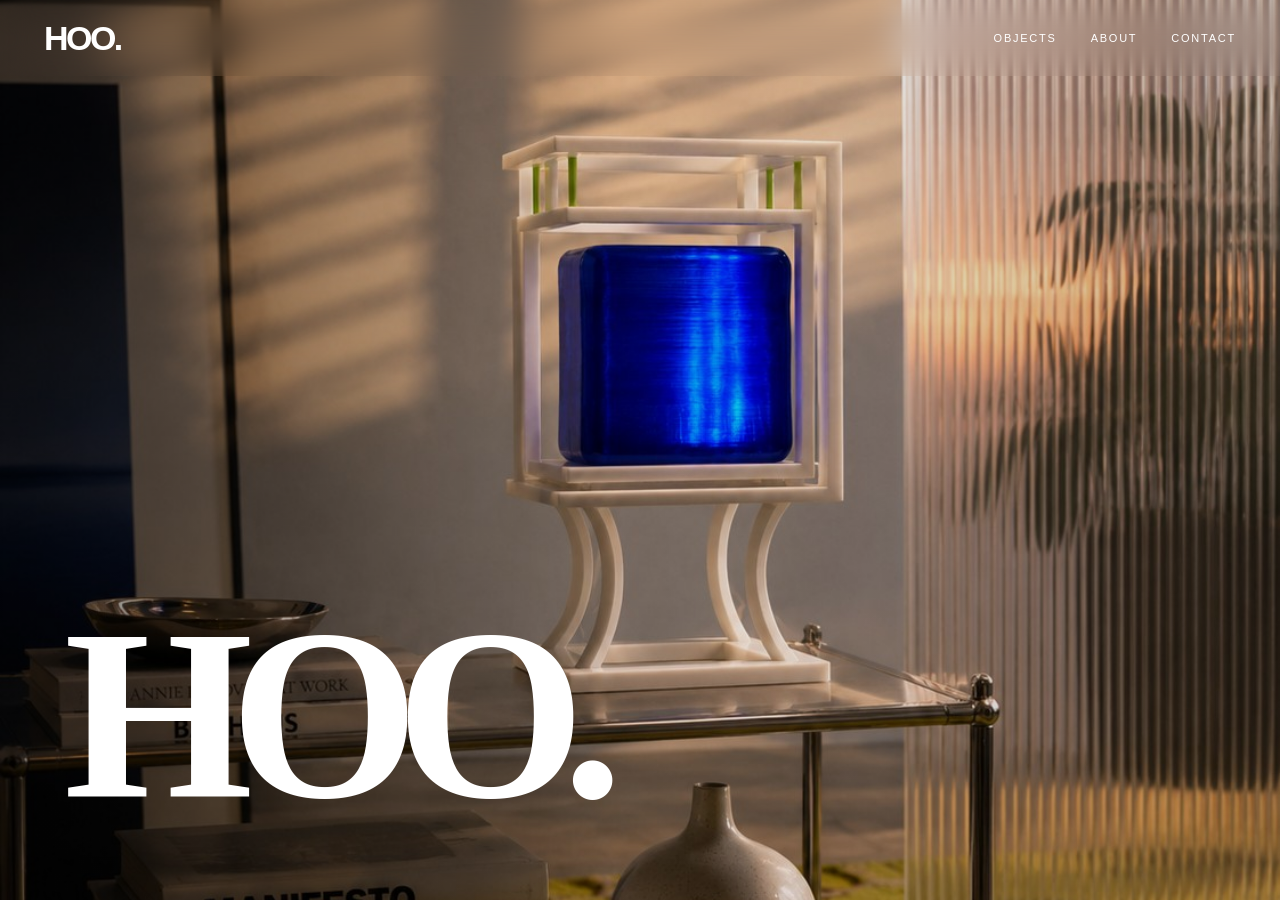
<file: index.html>
<!doctype html>
<html lang="tr">
<head><meta charset="utf-8"><meta name="viewport" content="width=device-width, initial-scale=1">
<title>HOO.</title><link rel="stylesheet" href="style.css"></head>
<body class="home">
<header class="header">
  <a class="logo" href="index.html">HOO.</a>
  <nav>
    <a href="objects.html">Objects</a>
    
    <a href="about.html">About</a>
    <a href="contact.html">Contact</a>
  </nav>
</header>
<main>
  <section class="home-hero">
    <img src="assets/home-hero.jpg" alt="HOO. ana sayfa görseli">
    <div class="home-title"><h1>HOO.</h1></div>
  </section>
</main>
</body></html>
</file>
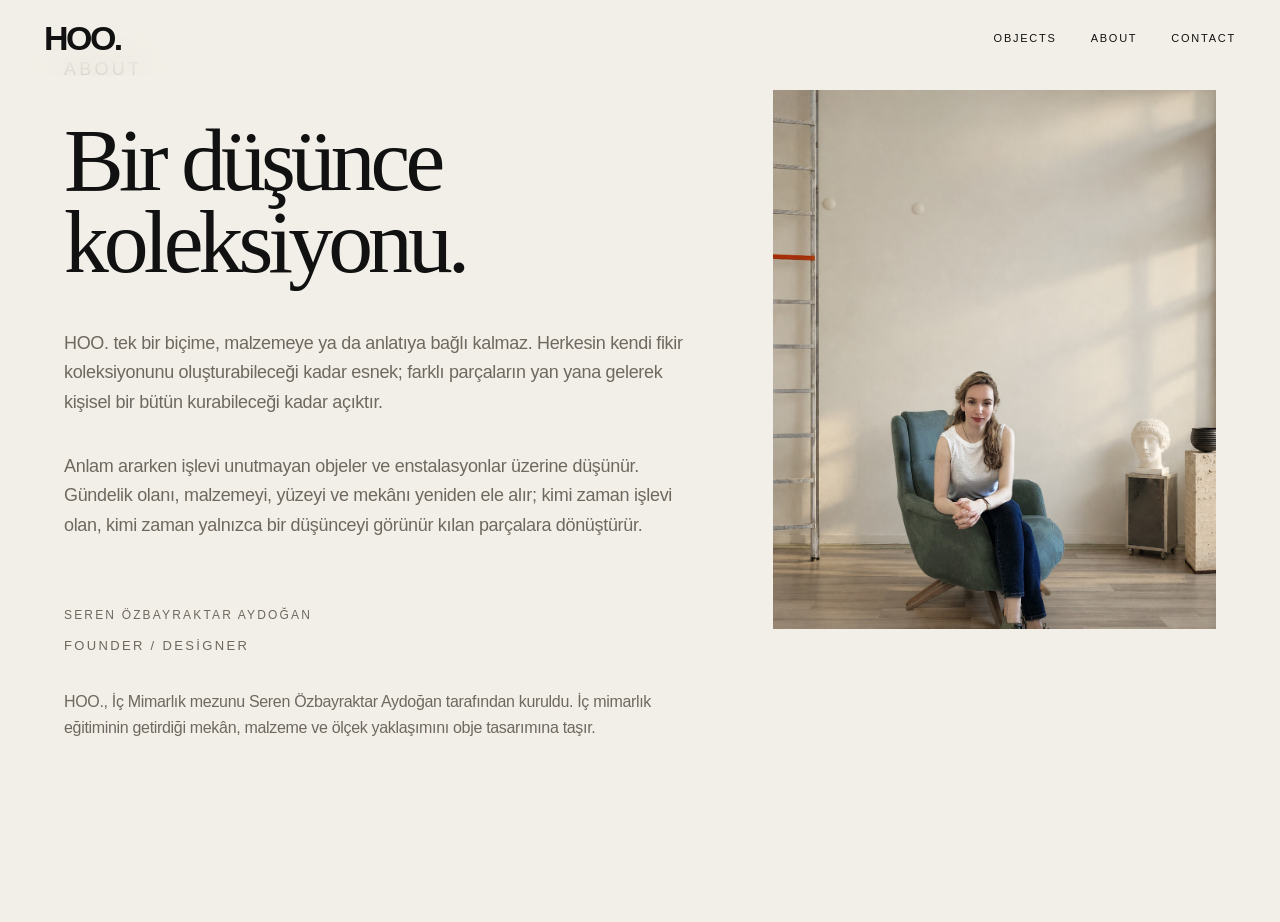
<file: about.html>
<!doctype html>
<html lang="tr">
<head><meta charset="utf-8"><meta name="viewport" content="width=device-width, initial-scale=1">
<title>About — HOO.</title><link rel="stylesheet" href="style.css"></head>
<body>
<header class="header">
  <a class="logo" href="index.html">HOO.</a>
  <nav>
    <a href="objects.html">Objects</a>
    
    <a href="about.html">About</a>
    <a href="contact.html">Contact</a>
  </nav>
</header>
<main class="about-layout">

  <div class="about-copy">
    <p class="eyebrow">About</p>

    <h1>Bir düşünce koleksiyonu.</h1>

    <p>
      HOO. tek bir biçime, malzemeye ya da anlatıya bağlı kalmaz. Herkesin kendi fikir
      koleksiyonunu oluşturabileceği kadar esnek; farklı parçaların yan yana gelerek kişisel
      bir bütün kurabileceği kadar açıktır.
    </p>

    <p>
      Anlam ararken işlevi unutmayan objeler ve enstalasyonlar üzerine düşünür.
      Gündelik olanı, malzemeyi, yüzeyi ve mekânı yeniden ele alır; kimi zaman işlevi olan,
      kimi zaman yalnızca bir düşünceyi görünür kılan parçalara dönüştürür.
    </p>

    <div class="founder-info">
      <p class="eyebrow">SEREN ÖZBAYRAKTAR AYDOĞAN</p>
      <p class="founder-role">Founder / Designer</p>

      <p>
        HOO., İç Mimarlık mezunu Seren Özbayraktar Aydoğan tarafından kuruldu.
        İç mimarlık eğitiminin getirdiği mekân, malzeme ve ölçek yaklaşımını obje tasarımına taşır.
      </p>
    </div>
  </div>

  <div class="about-image">
    <img src="seren.jpg" alt="Seren Özbayraktar Aydoğan">
  </div>

</main>
</body></html>
</file>
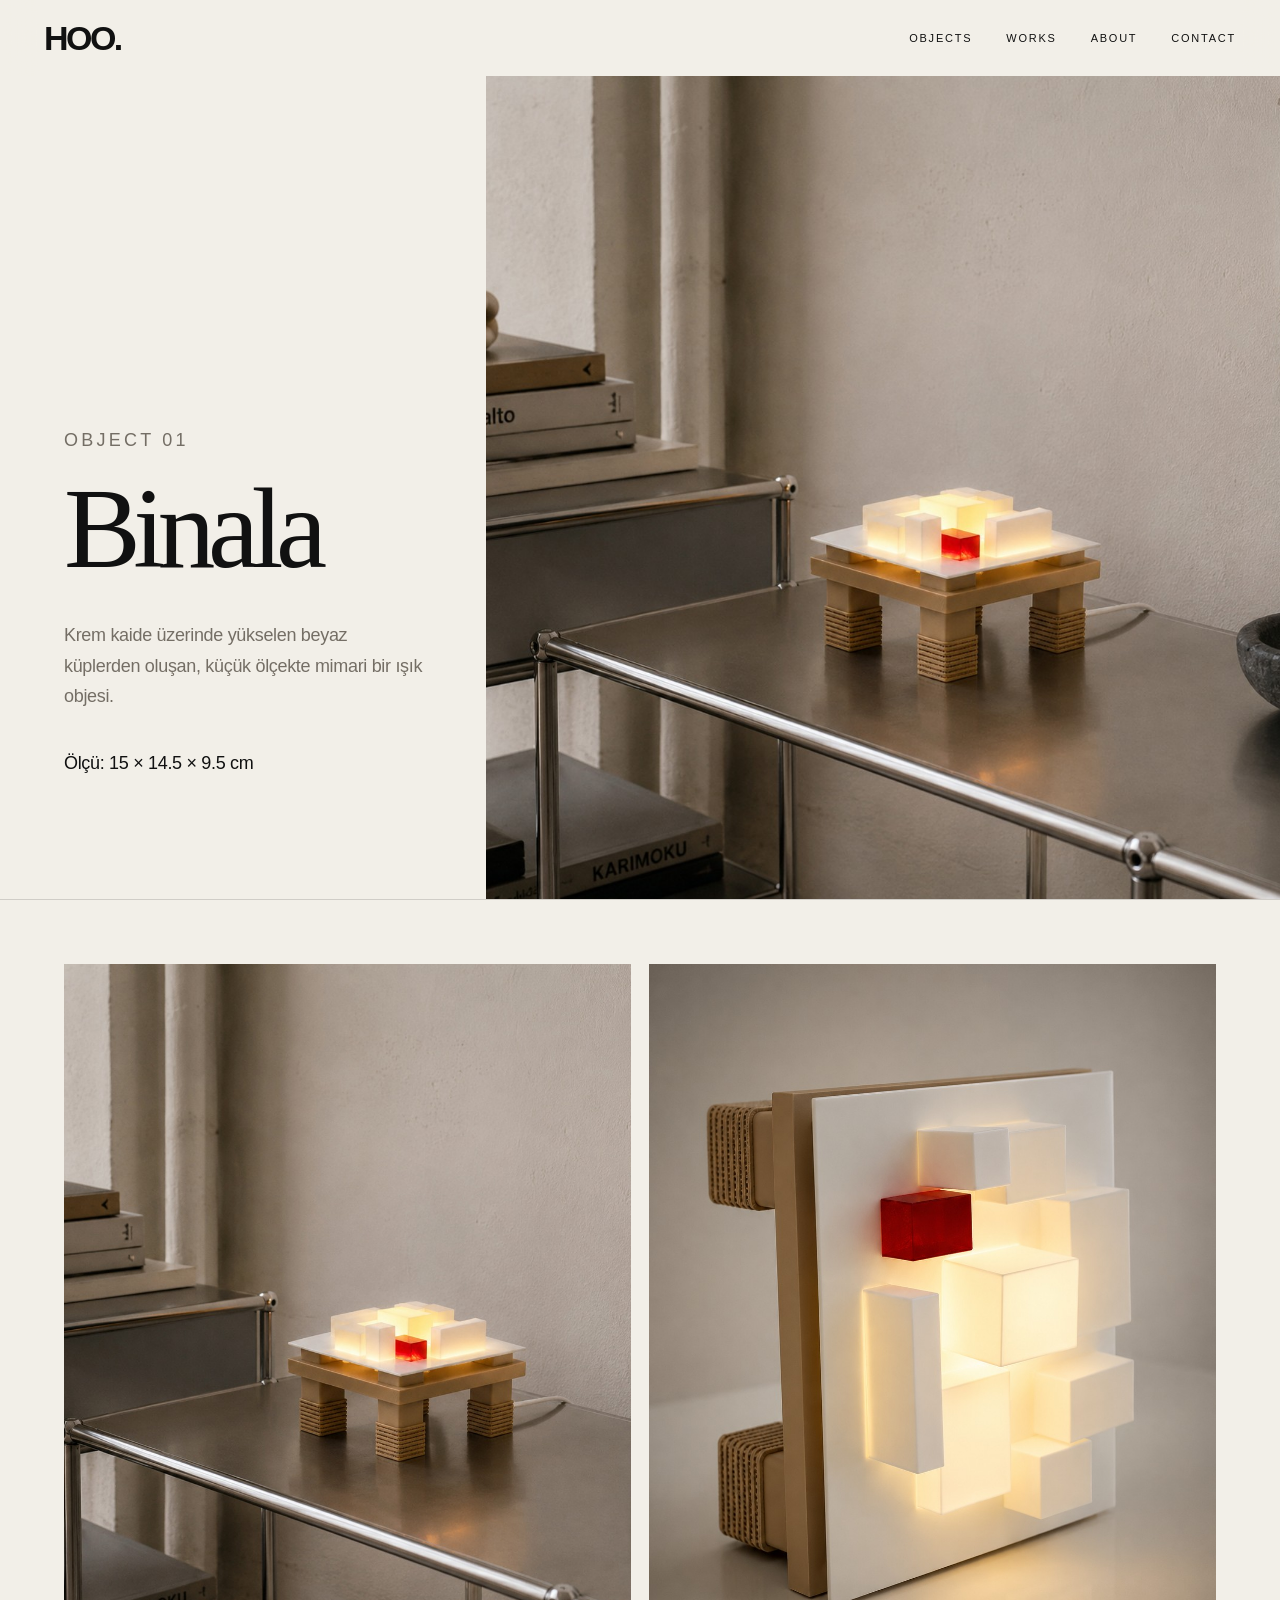
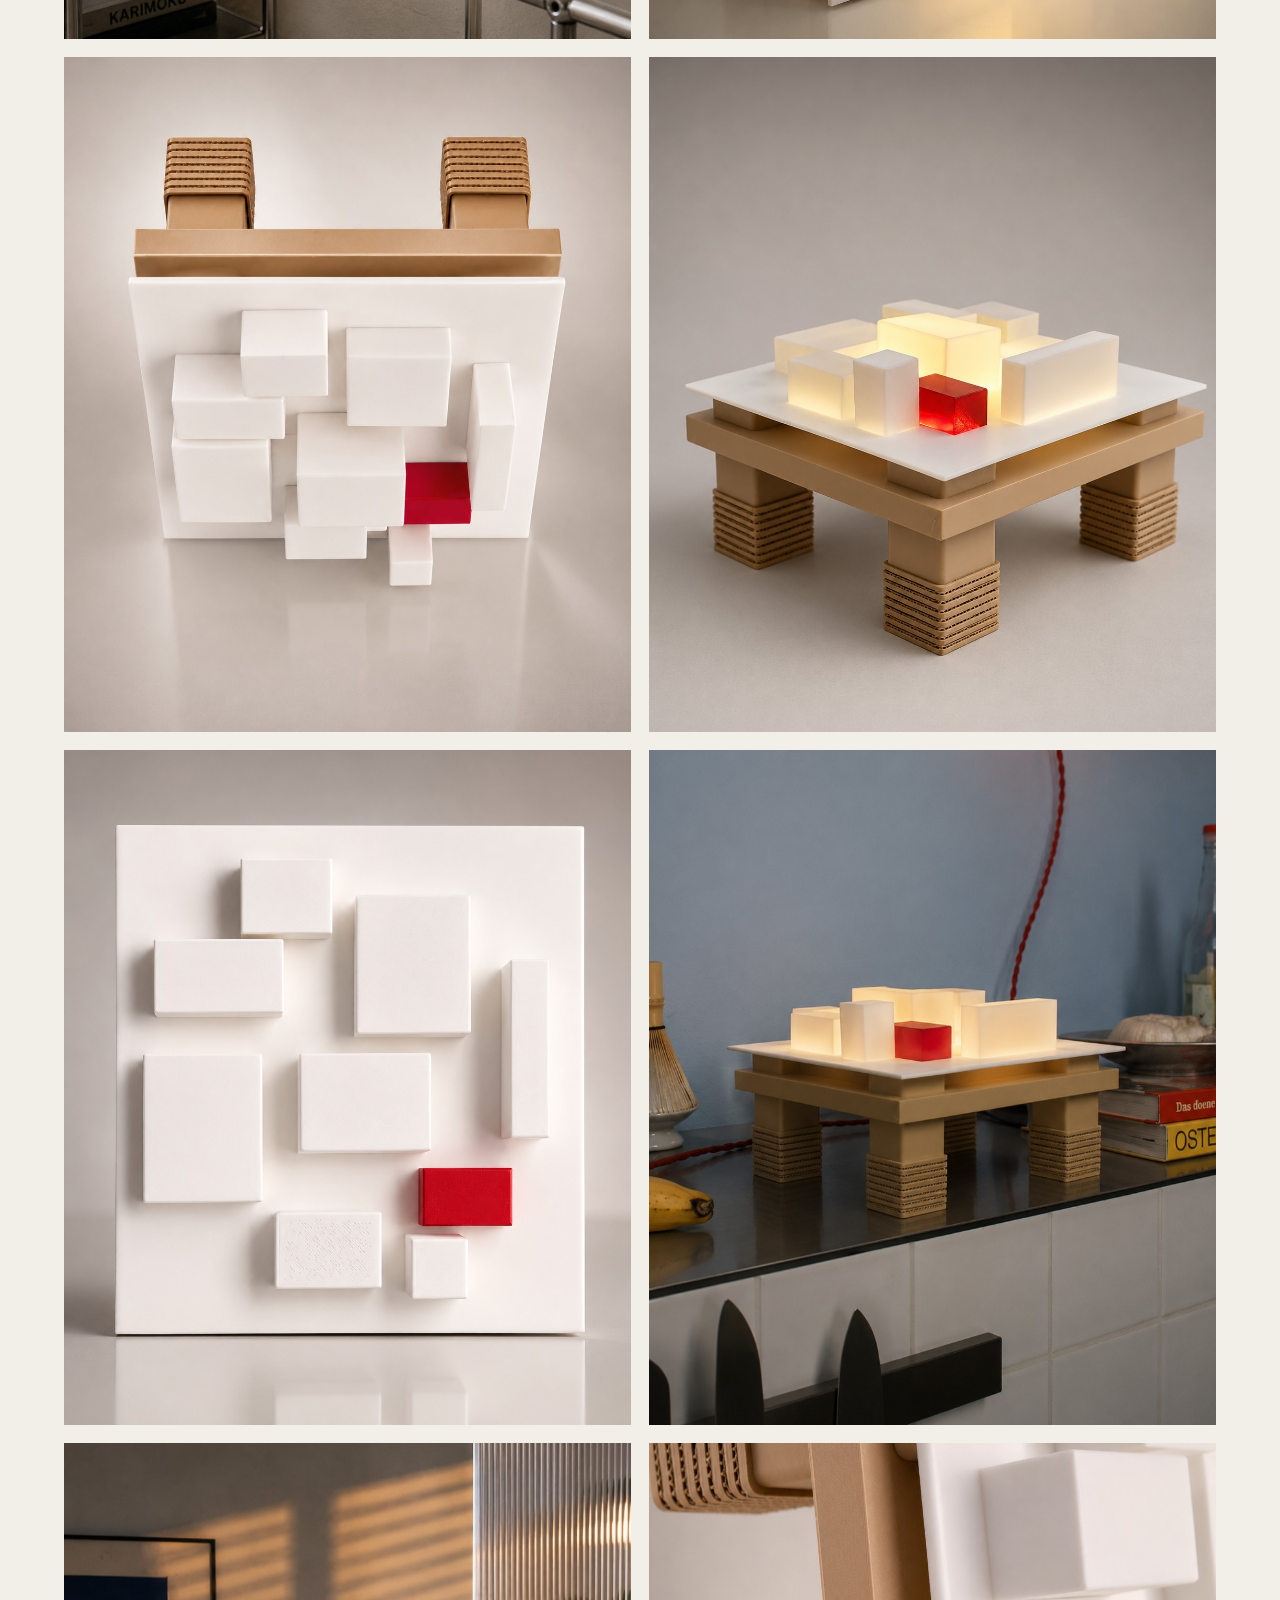
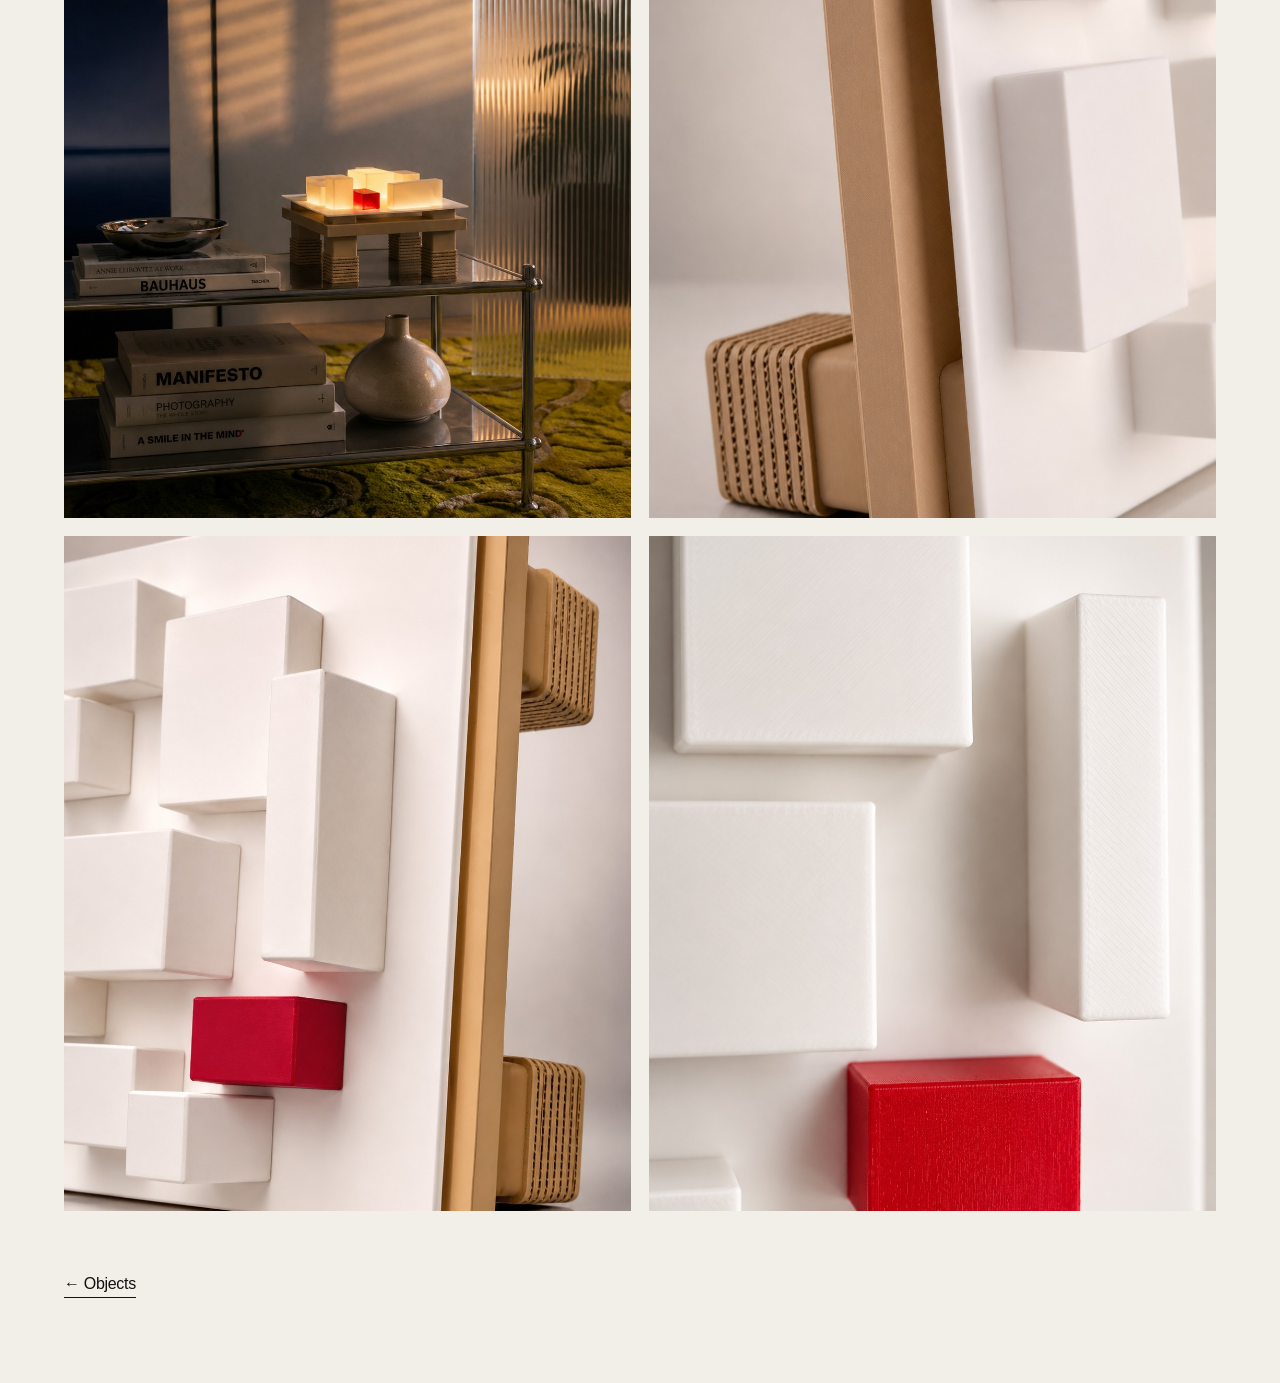
<file: binala.html>
<!doctype html>
<html lang="tr">
<head><meta charset="utf-8"><meta name="viewport" content="width=device-width, initial-scale=1">
<title>Binala — HOO.</title><link rel="stylesheet" href="style.css"></head>
<body>
<header class="header">
  <a class="logo" href="index.html">HOO.</a>
  <nav>
    <a href="objects.html">Objects</a>
    <a href="works.html">Works</a>
    <a href="about.html">About</a>
    <a href="contact.html">Contact</a>
  </nav>
</header>
<main class="product-page">
  <section class="product-hero">
    <div class="product-copy">
      <p class="eyebrow">Object 01</p>
      <h1>Binala</h1>
      <p>Krem kaide üzerinde yükselen beyaz küplerden oluşan, küçük ölçekte mimari bir ışık objesi.</p>
      <p class="dimension">Ölçü: 15 × 14.5 × 9.5 cm</p>
    </div>
    <img src="assets/binala-01.jpg" alt="Binala">
  </section>
  <section class="detail-gallery">
    <img src="assets/binala-01.jpg" alt="Binala" loading="lazy">
<img src="assets/binala-02.jpg" alt="Binala" loading="lazy">
<img src="assets/binala-03.jpg" alt="Binala" loading="lazy">
<img src="assets/binala-04.jpg" alt="Binala" loading="lazy">
<img src="assets/binala-05.jpg" alt="Binala" loading="lazy">
<img src="assets/binala-06.jpg" alt="Binala" loading="lazy">
<img src="assets/binala-07.jpg" alt="Binala" loading="lazy">
<img src="assets/binala-08.jpg" alt="Binala" loading="lazy">
<img src="assets/binala-09.jpg" alt="Binala" loading="lazy">
<img src="assets/binala-10.jpg" alt="Binala" loading="lazy">
  </section>
  <section class="backlink"><a href="objects.html">← Objects</a></section>
</main>
</body></html>
</file>
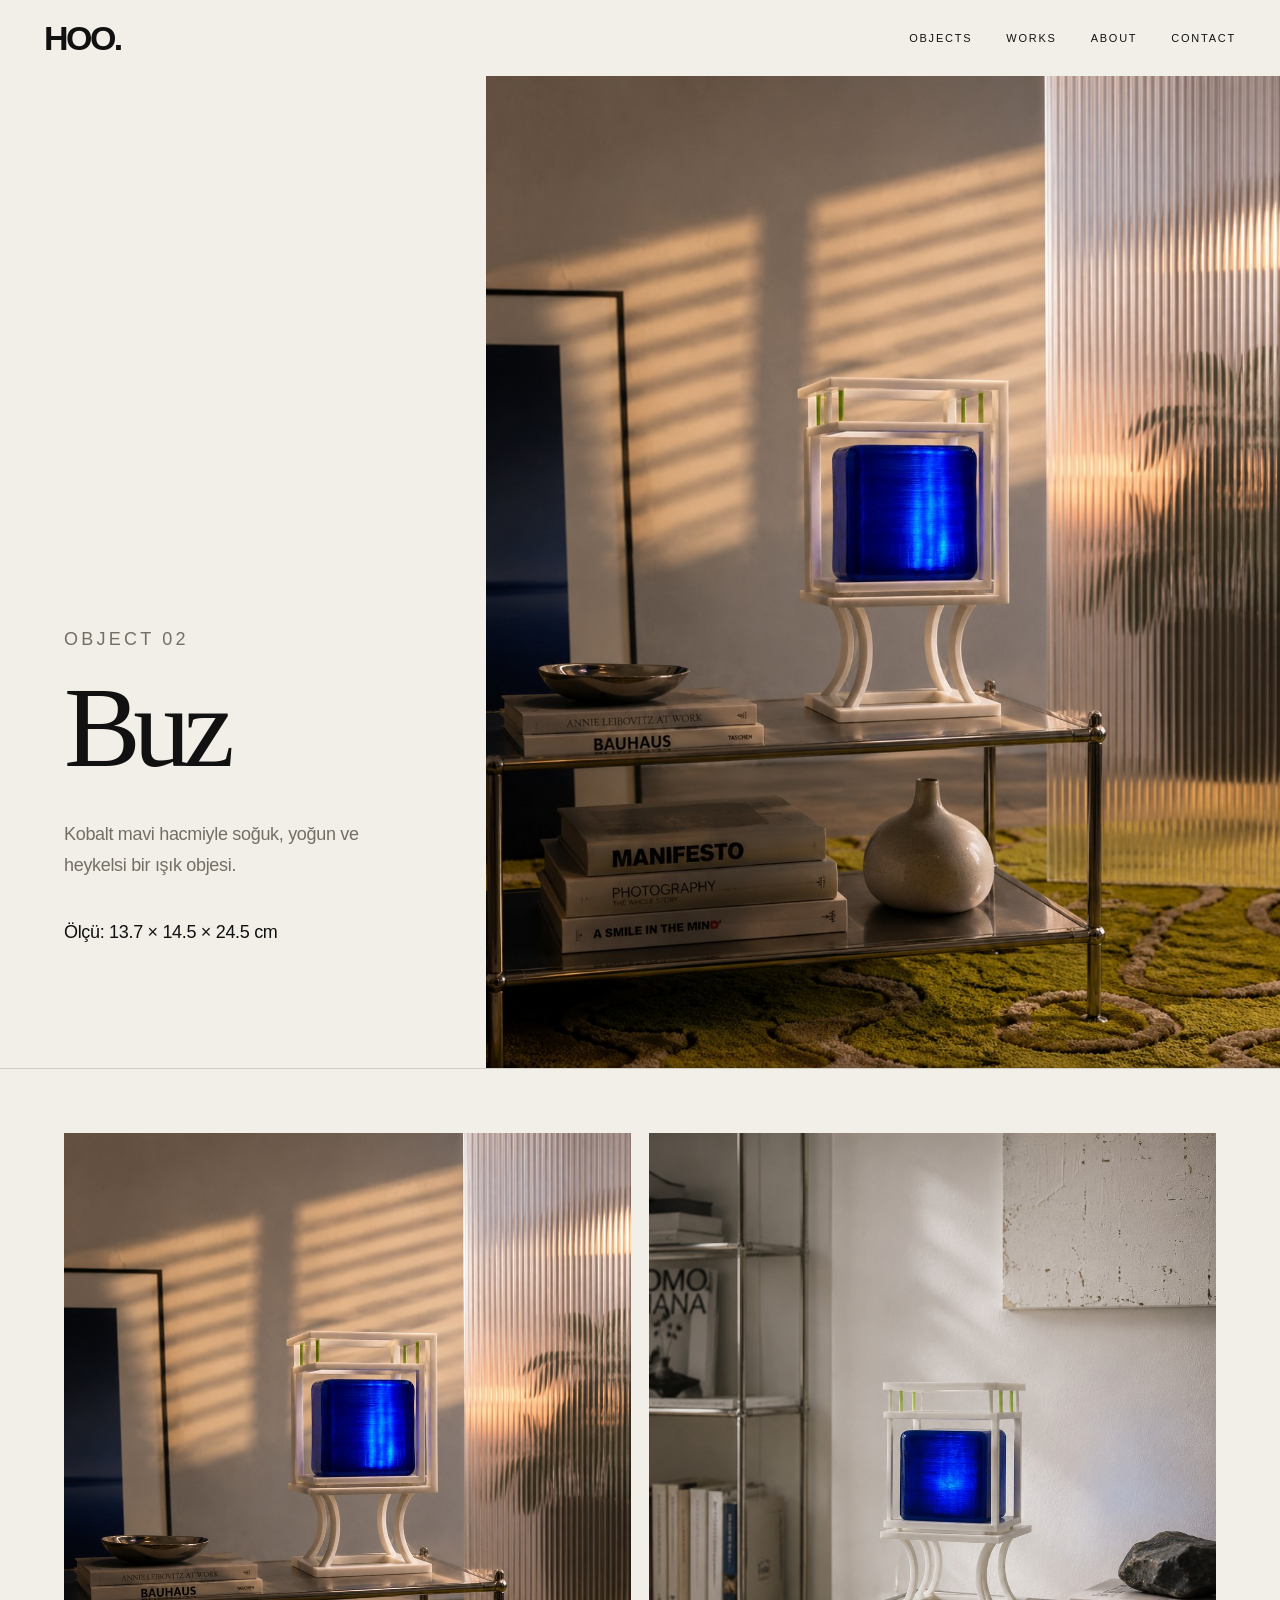
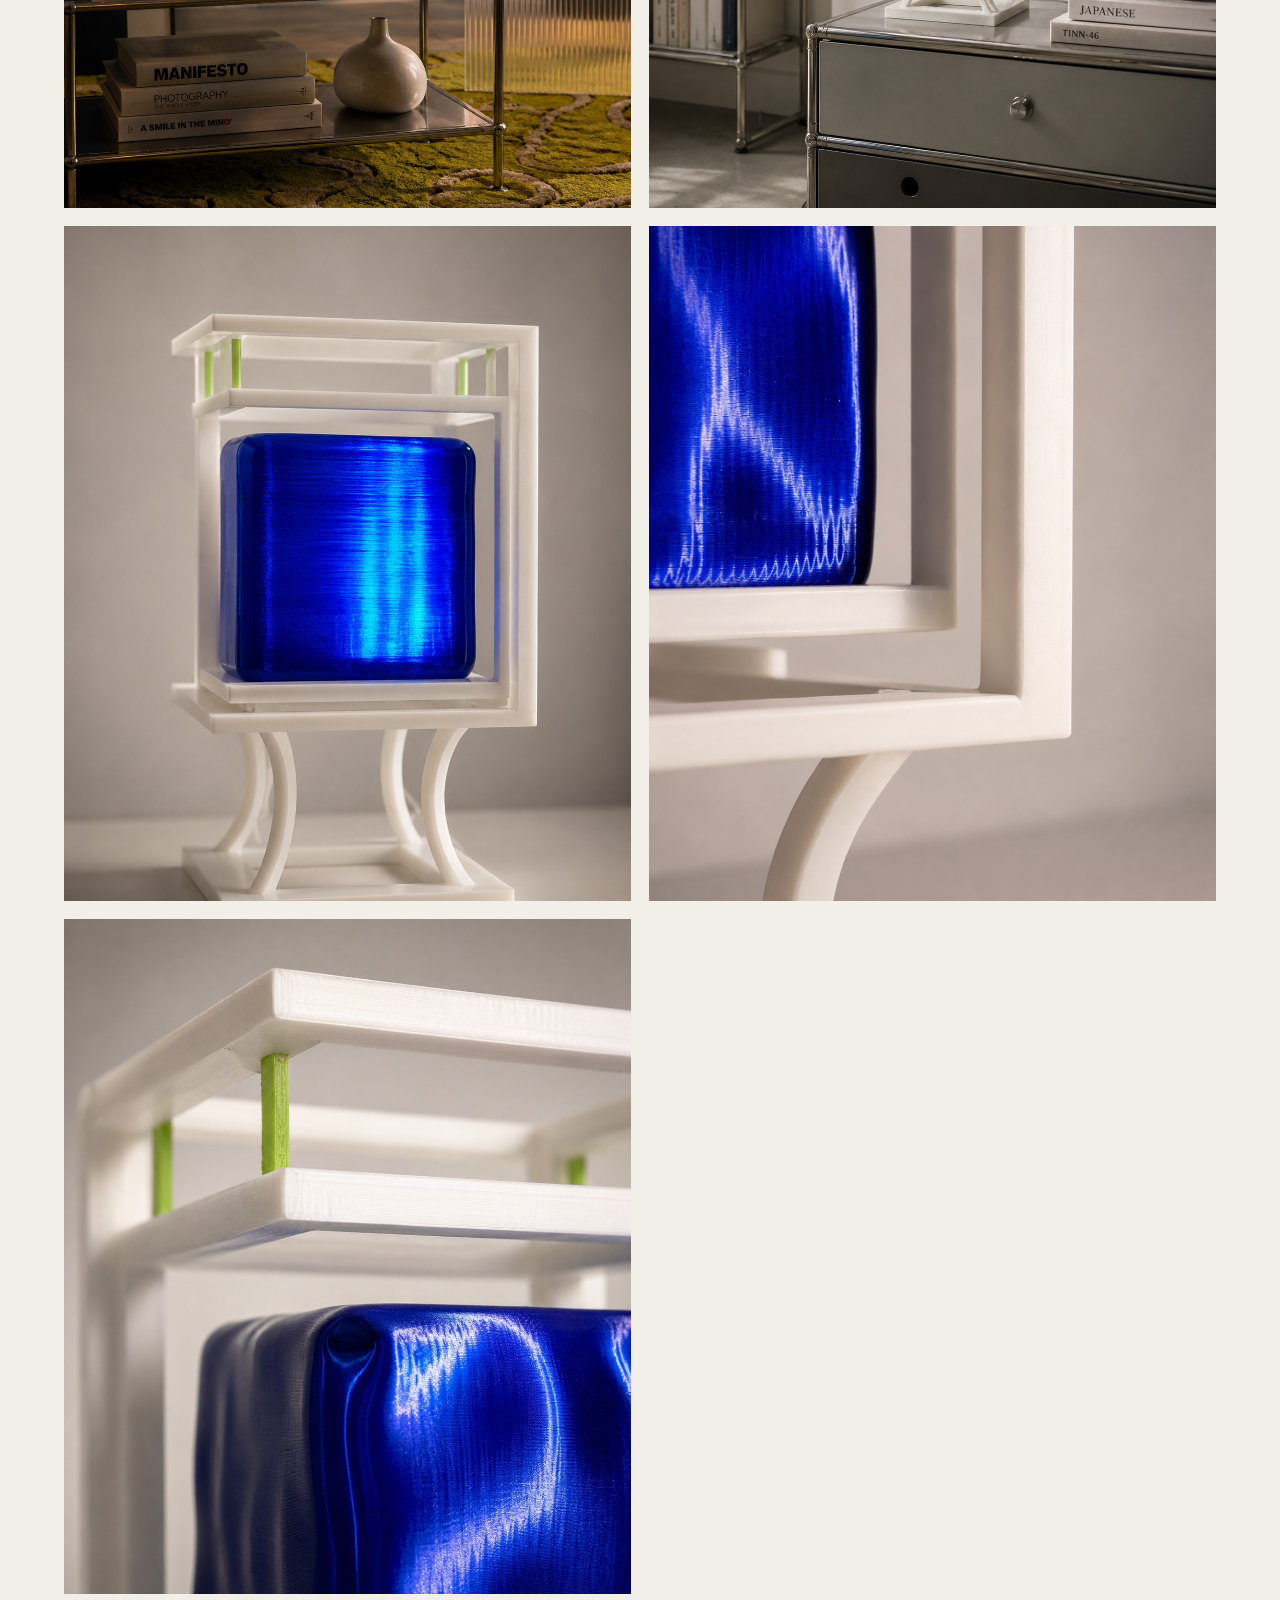
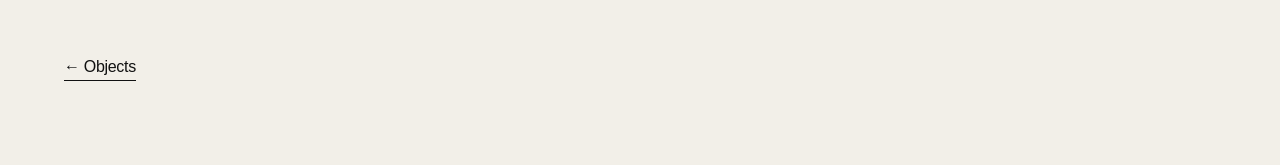
<file: buz.html>
<!doctype html>
<html lang="tr">
<head><meta charset="utf-8"><meta name="viewport" content="width=device-width, initial-scale=1">
<title>Buz — HOO.</title><link rel="stylesheet" href="style.css"></head>
<body>
<header class="header">
  <a class="logo" href="index.html">HOO.</a>
  <nav>
    <a href="objects.html">Objects</a>
    <a href="works.html">Works</a>
    <a href="about.html">About</a>
    <a href="contact.html">Contact</a>
  </nav>
</header>
<main class="product-page">
  <section class="product-hero">
    <div class="product-copy">
      <p class="eyebrow">Object 02</p>
      <h1>Buz</h1>
      <p>Kobalt mavi hacmiyle soğuk, yoğun ve heykelsi bir ışık objesi.</p>
      <p class="dimension">Ölçü: 13.7 × 14.5 × 24.5 cm</p>
    </div>
    <img src="assets/buz-01.jpg" alt="Buz">
  </section>
  <section class="detail-gallery">
    <img src="assets/buz-01.jpg" alt="Buz" loading="lazy">
<img src="assets/buz-02.jpg" alt="Buz" loading="lazy">
<img src="assets/buz-03.jpg" alt="Buz" loading="lazy">
<img src="assets/buz-04.jpg" alt="Buz" loading="lazy">
<img src="assets/buz-05.jpg" alt="Buz" loading="lazy">
  </section>
  <section class="backlink"><a href="objects.html">← Objects</a></section>
</main>
</body></html>
</file>
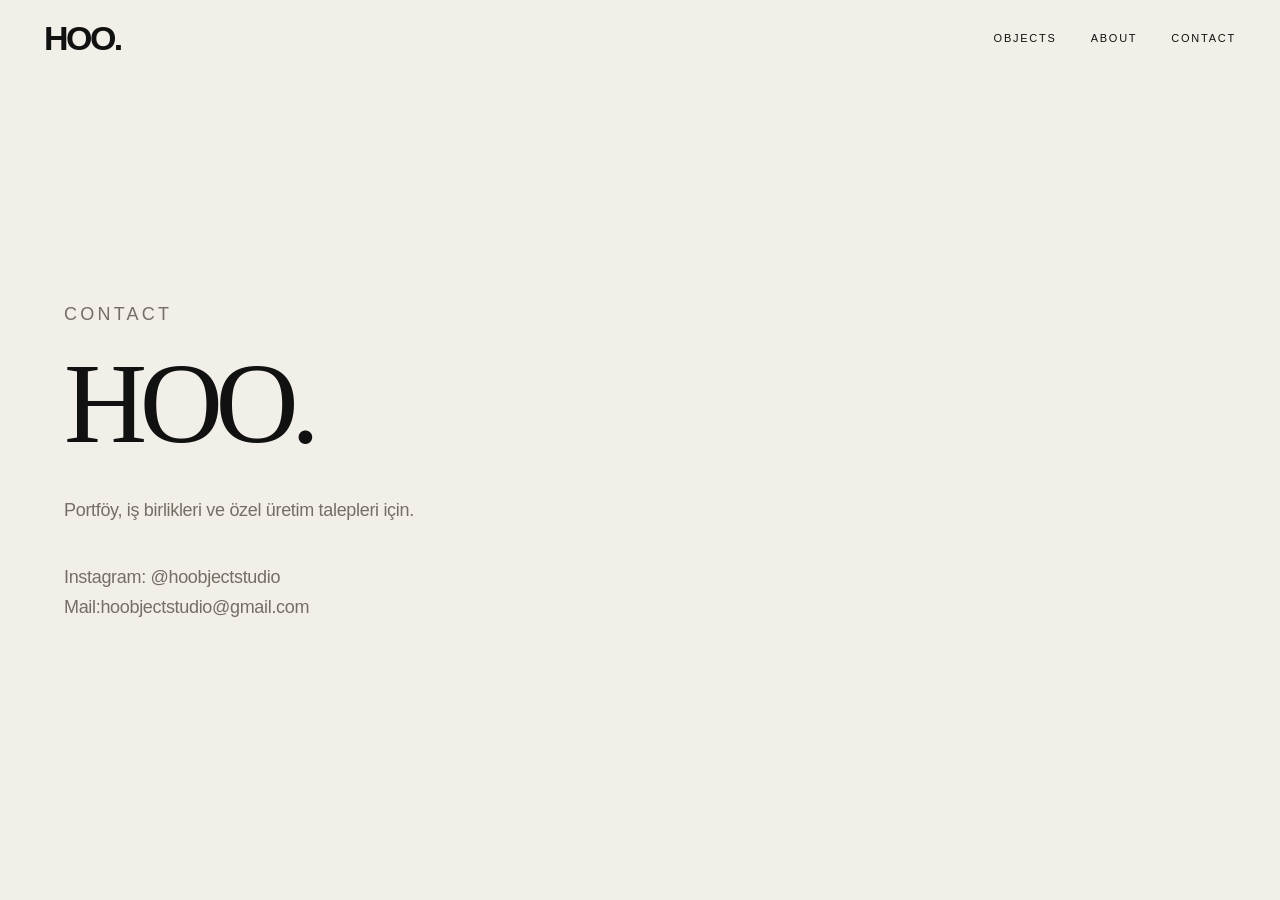
<file: contact.html>
<!doctype html>
<html lang="tr">
<head><meta charset="utf-8"><meta name="viewport" content="width=device-width, initial-scale=1">
<title>Contact — HOO.</title><link rel="stylesheet" href="style.css"></head>
<body>
<header class="header">
  <a class="logo" href="index.html">HOO.</a>
  <nav>
    <a href="objects.html">Objects</a>
    
    <a href="about.html">About</a>
    <a href="contact.html">Contact</a>
  </nav>
</header>
<main class="text-page">
  <p class="eyebrow">Contact</p>
  <h1>HOO.</h1>
  <p>Portföy, iş birlikleri ve özel üretim talepleri için.</p>
  <p>Instagram: @hoobjectstudio<br>Mail:hoobjectstudio@gmail.com</p>
</main>
</body></html>
</file>
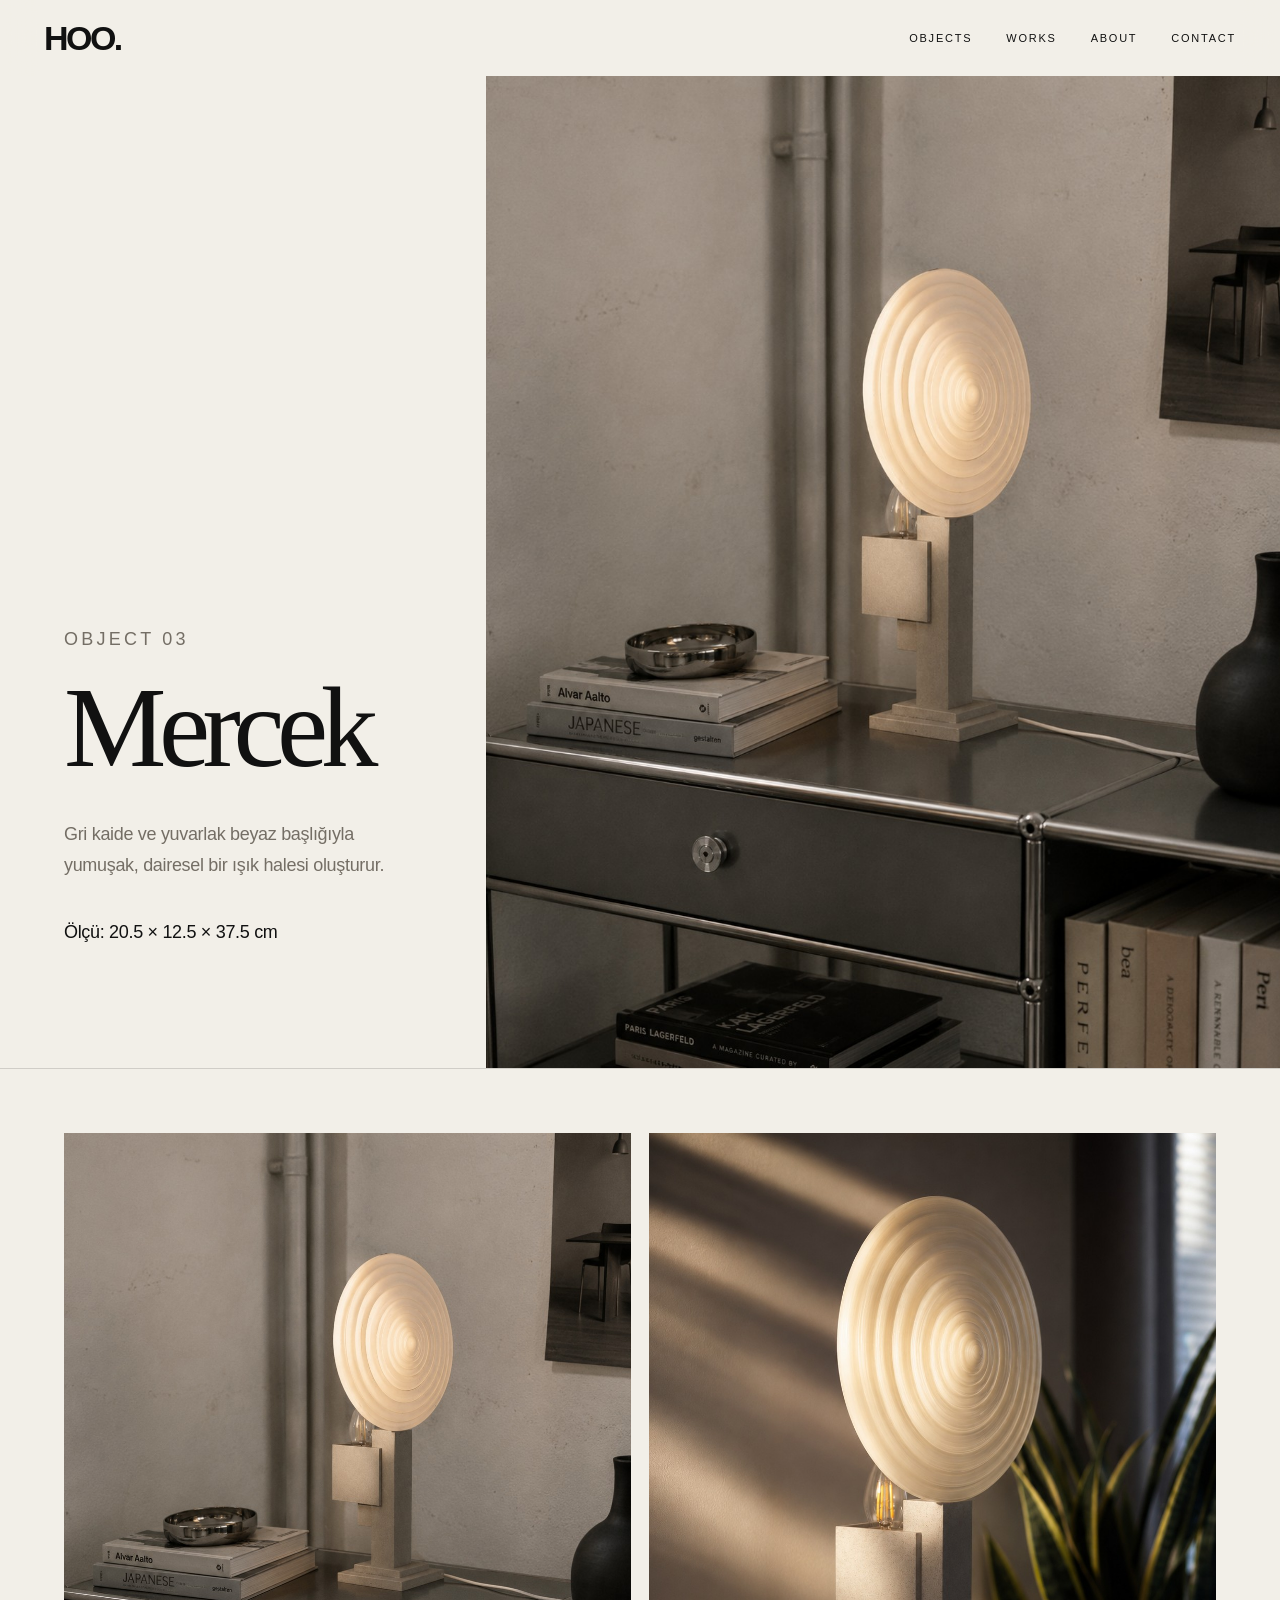
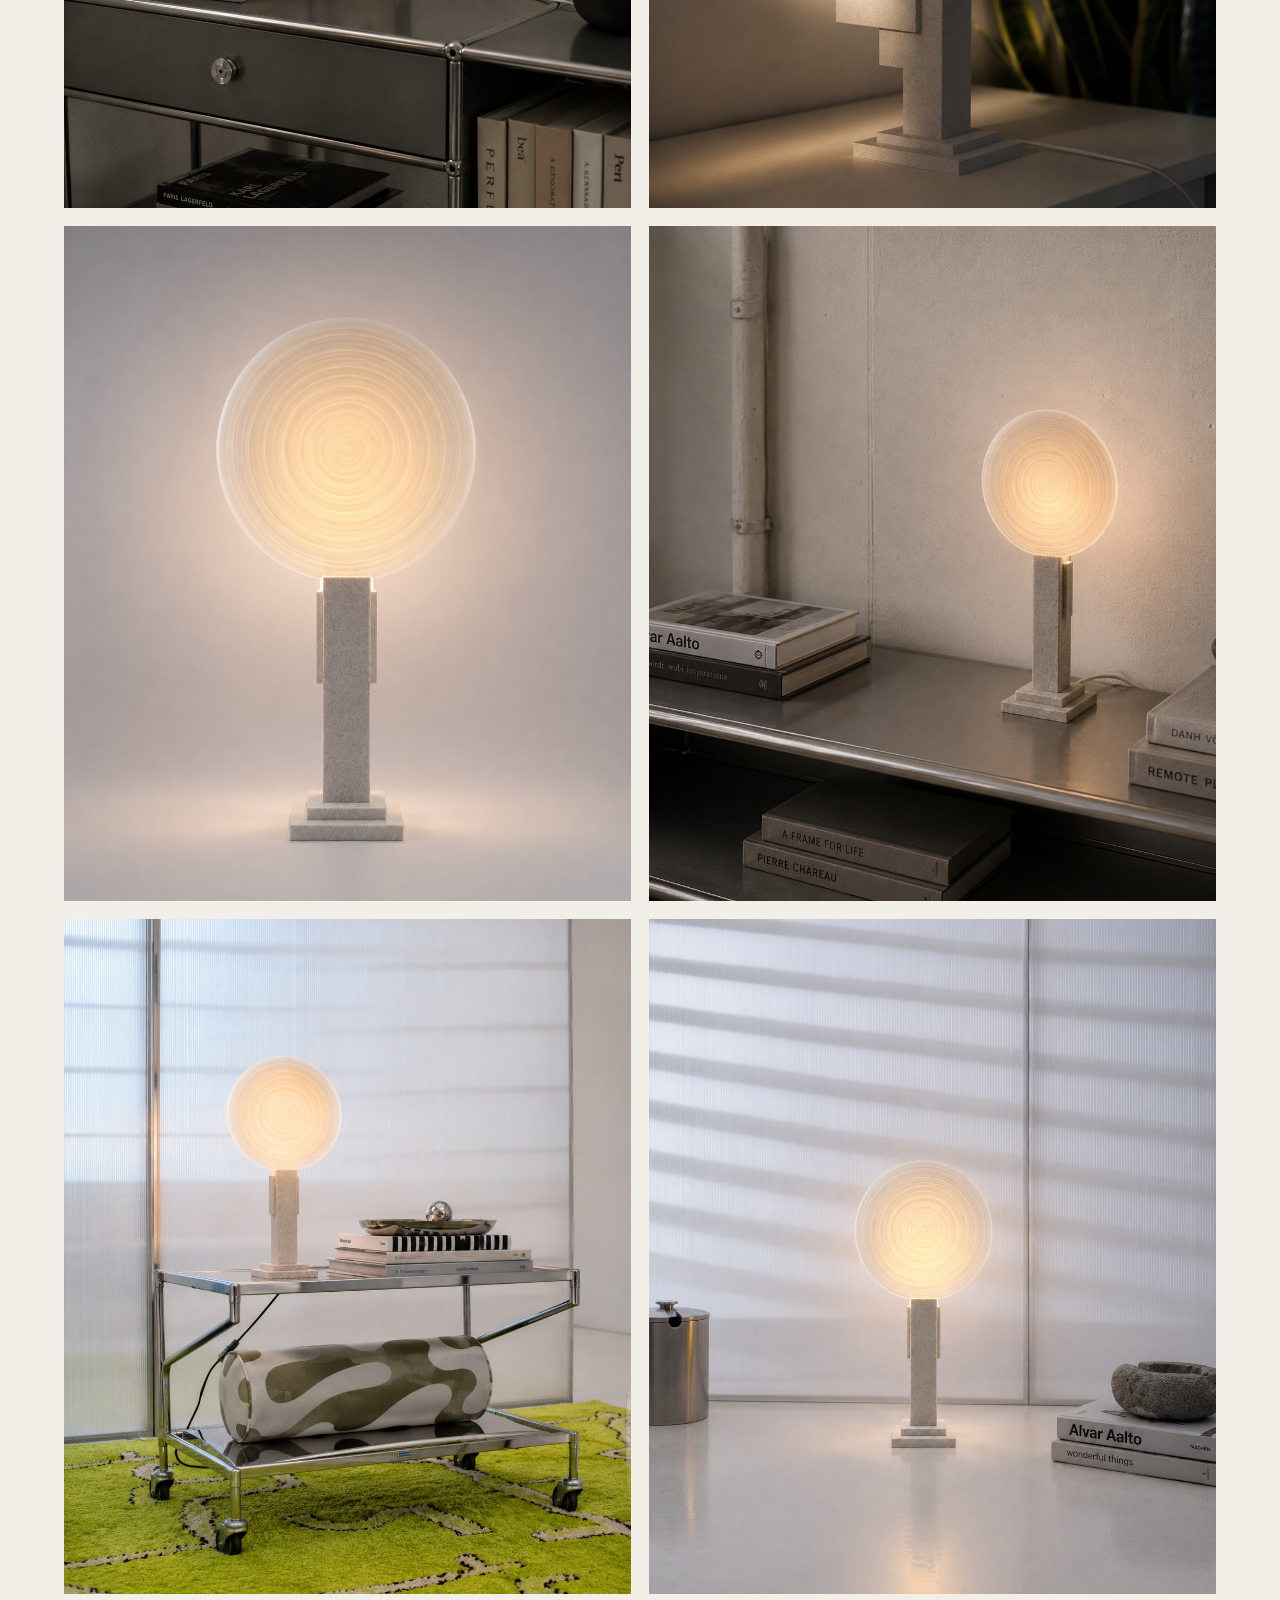
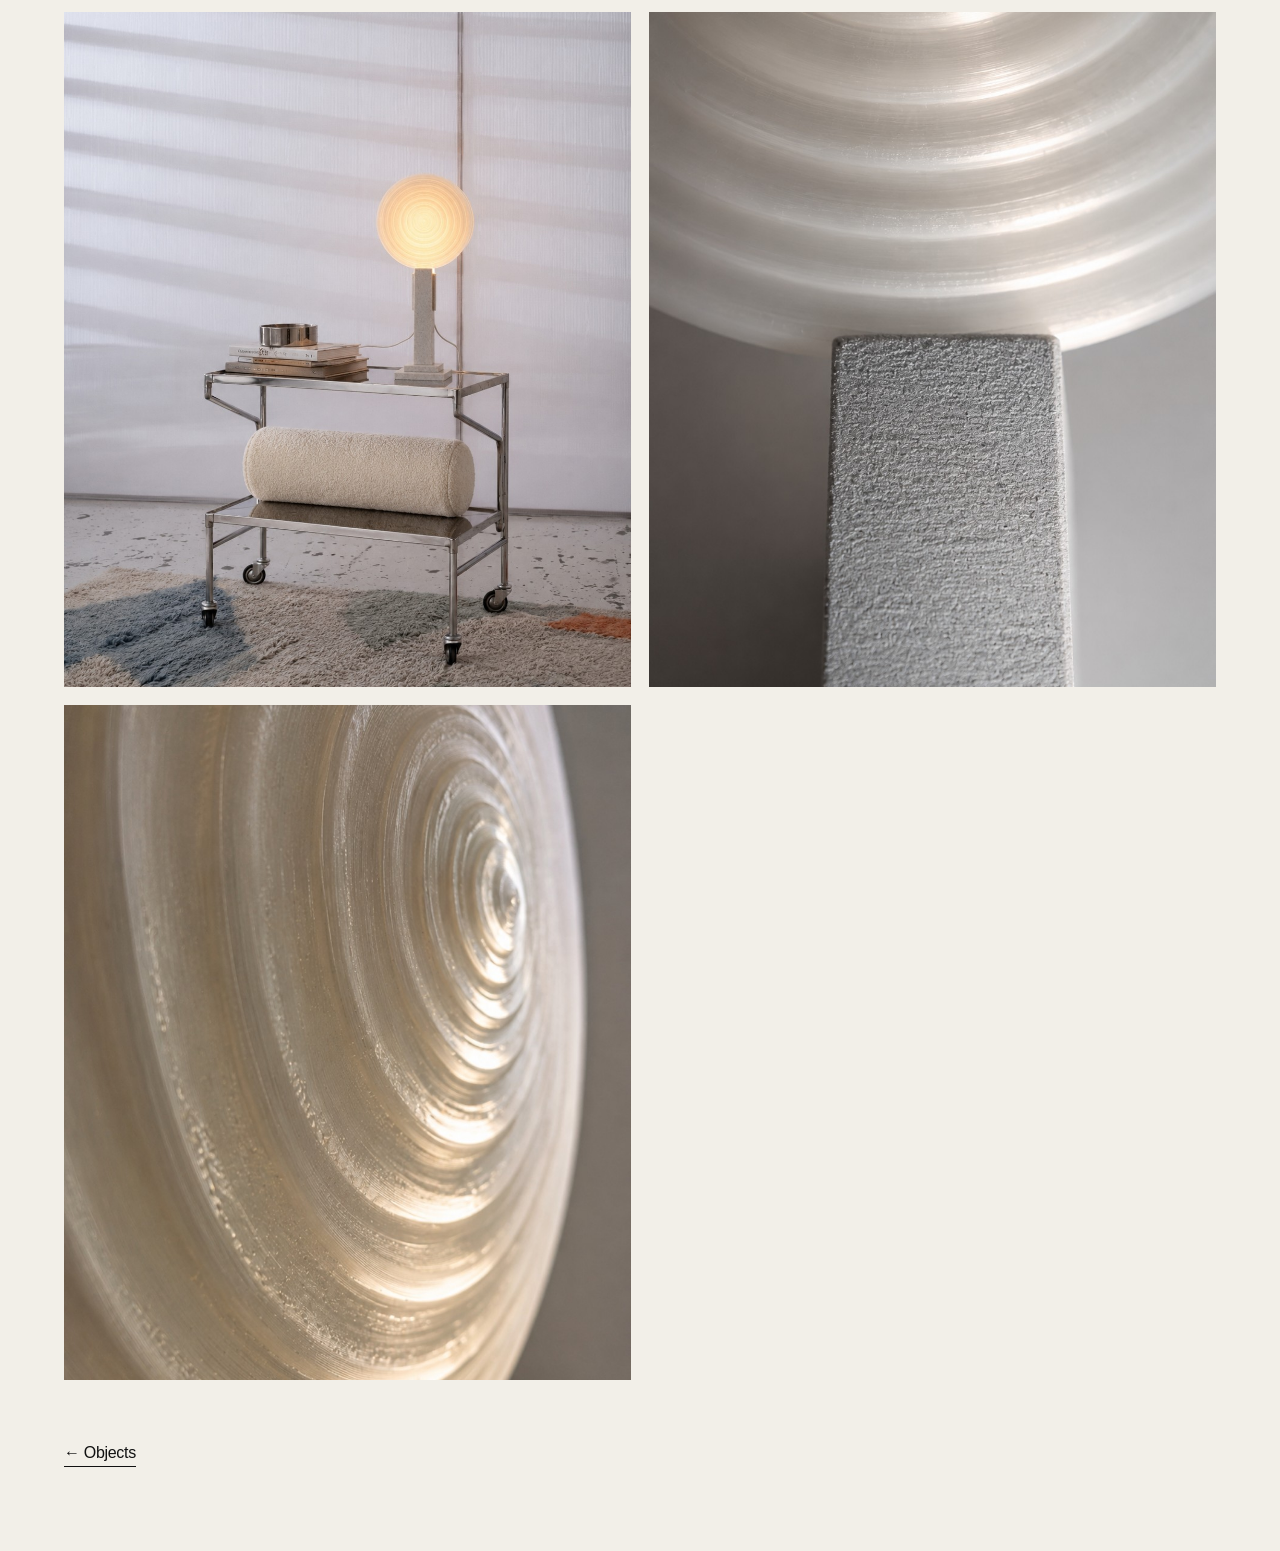
<file: mercek.html>
<!doctype html>
<html lang="tr">
<head><meta charset="utf-8"><meta name="viewport" content="width=device-width, initial-scale=1">
<title>Mercek — HOO.</title><link rel="stylesheet" href="style.css"></head>
<body>
<header class="header">
  <a class="logo" href="index.html">HOO.</a>
  <nav>
    <a href="objects.html">Objects</a>
    <a href="works.html">Works</a>
    <a href="about.html">About</a>
    <a href="contact.html">Contact</a>
  </nav>
</header>
<main class="product-page">
  <section class="product-hero">
    <div class="product-copy">
      <p class="eyebrow">Object 03</p>
      <h1>Mercek</h1>
      <p>Gri kaide ve yuvarlak beyaz başlığıyla yumuşak, dairesel bir ışık halesi oluşturur.</p>
      <p class="dimension">Ölçü: 20.5 × 12.5 × 37.5 cm</p>
    </div>
    <img src="assets/mercek-01.jpg" alt="Mercek">
  </section>
  <section class="detail-gallery">
    <img src="assets/mercek-01.jpg" alt="Mercek" loading="lazy">
<img src="assets/mercek-02.jpg" alt="Mercek" loading="lazy">
<img src="assets/mercek-03.jpg" alt="Mercek" loading="lazy">
<img src="assets/mercek-04.jpg" alt="Mercek" loading="lazy">
<img src="assets/mercek-05.jpg" alt="Mercek" loading="lazy">
<img src="assets/mercek-06.jpg" alt="Mercek" loading="lazy">
<img src="assets/mercek-07.jpg" alt="Mercek" loading="lazy">
<img src="assets/mercek-08.jpg" alt="Mercek" loading="lazy">
<img src="assets/mercek-09.jpg" alt="Mercek" loading="lazy">
  </section>
  <section class="backlink"><a href="objects.html">← Objects</a></section>
</main>
</body></html>
</file>
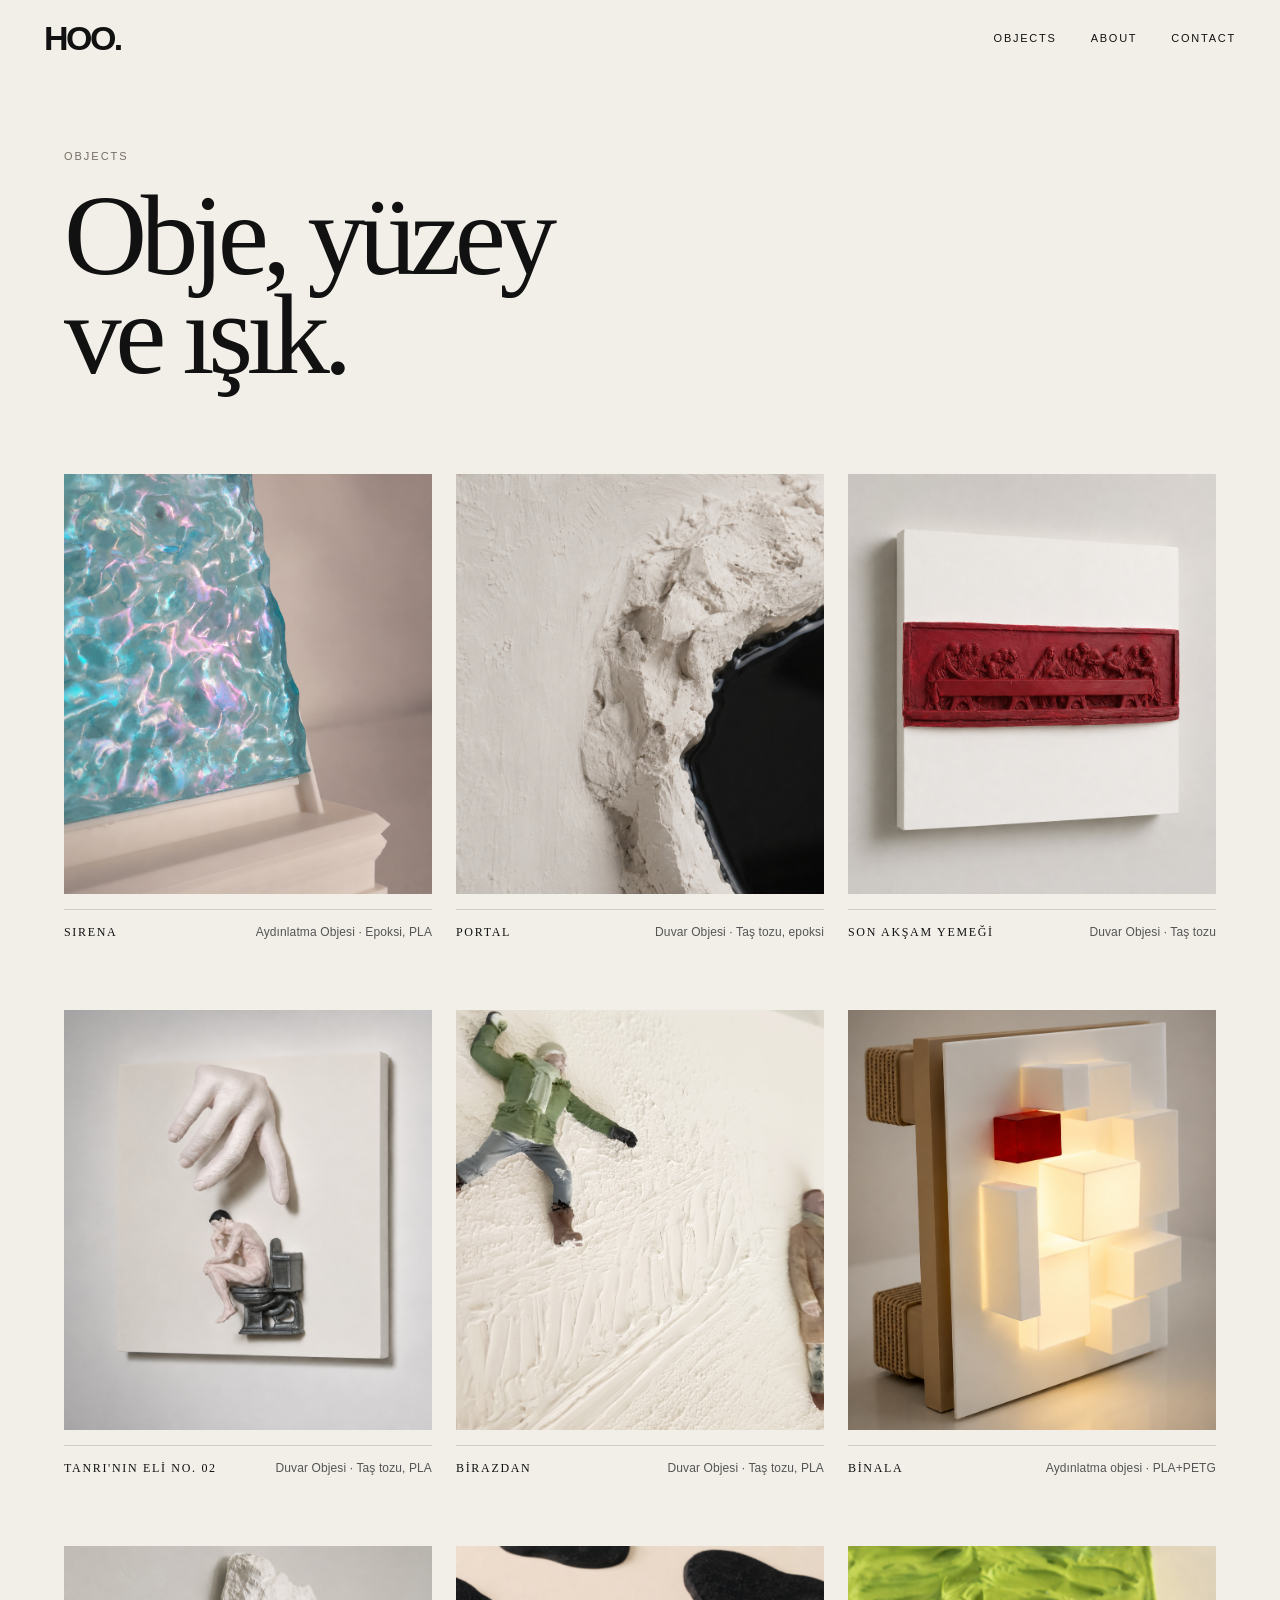
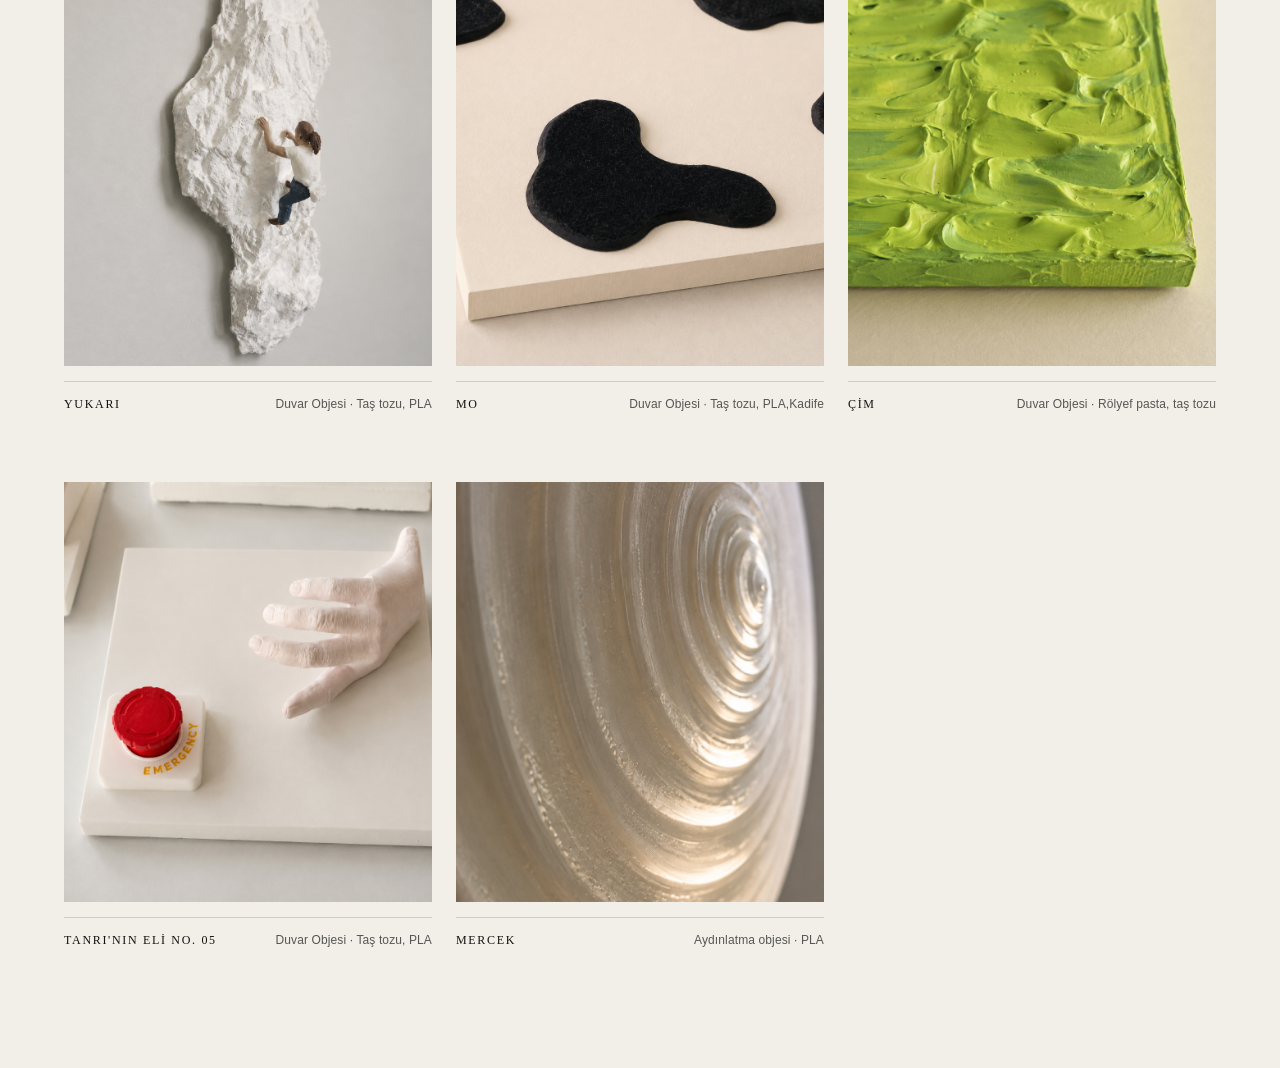
<file: objects.html>
<!doctype html>
<html lang="tr">
<head>
  <meta charset="utf-8">
  <meta name="viewport" content="width=device-width, initial-scale=1">
  <title>Objects — HOO.</title>
  <link rel="stylesheet" href="style.css">
</head>

<body>

  <header class="header">
    <a class="logo" href="index.html">HOO.</a>

    <nav>
      <a href="objects.html">Objects</a>
      <a href="about.html">About</a>
      <a href="contact.html">Contact</a>
    </nav>
  </header>


  <main class="objects-page">

    <section class="objects-intro">
      <p class="eyebrow">Objects</p>
      <h1>Obje, yüzey<br>ve ışık.</h1>
    </section>


    <section class="objects-grid">

      <figure class="object-item">
        <img src="Sirena.png" alt="Sirena">
        <figcaption>
          <h2>SIRENA</h2>
          <p>Aydınlatma Objesi · Epoksi, PLA</p>
        </figcaption>
      </figure>


      <figure class="object-item">
        <img src="Portal.jpg" alt="Portal">
        <figcaption>
          <h2>PORTAL</h2>
          <p>Duvar Objesi · Taş tozu, epoksi</p>
        </figcaption>
      </figure>


      <figure class="object-item">
        <img src="Son Akşam Yemeği.jpg" alt="Son Akşam Yemeği">
        <figcaption>
          <h2>SON AKŞAM YEMEĞİ</h2>
          <p>Duvar Objesi · Taş tozu</p>
        </figcaption>
      </figure>


      <figure class="object-item">
        <img src="Tanrı'nın Eli No 02.jpg" alt="Tanrı'nın Eli No. 02">
        <figcaption>
          <h2>TANRI'NIN ELİ NO. 02</h2>
          <p>Duvar Objesi · Taş tozu, PLA</p>
        </figcaption>
      </figure>


      <figure class="object-item">
        <img src="Birazdan.jpg" alt="Birazdan">
        <figcaption>
          <h2>BİRAZDAN</h2>
          <p>Duvar Objesi · Taş tozu, PLA</p>
        </figcaption>
      </figure>


      <figure class="object-item">
        <img src="Binala.jpg" alt="Binala">
        <figcaption>
          <h2>BİNALA</h2>
          <p>Aydınlatma objesi · PLA+PETG</p>
        </figcaption>
      </figure>


      <figure class="object-item">
        <img src="Yukarı.jpg" alt="Yukarı">
        <figcaption>
          <h2>YUKARI</h2>
          <p>Duvar Objesi · Taş tozu, PLA</p>
        </figcaption>
      </figure>


      <figure class="object-item">
        <img src="Mo.jpg" alt="Mo">
        <figcaption>
          <h2>MO</h2>
          <p>Duvar Objesi · Taş tozu, PLA,Kadife</p>
        </figcaption>
      </figure>


      <figure class="object-item">
        <img src="Çim.jpg" alt="Çim">
        <figcaption>
          <h2>ÇİM</h2>
          <p>Duvar Objesi · Rölyef pasta, taş tozu</p>
        </figcaption>
      </figure>


      <figure class="object-item">
        <img src="Tanrı'nın Eli No 05.jpg" alt="Tanrı'nın Eli No. 05">
        <figcaption>
          <h2>TANRI'NIN ELİ NO. 05</h2>
          <p>Duvar Objesi · Taş tozu, PLA</p>
        </figcaption>
      </figure>


      <figure class="object-item">
        <img src="Mercek.jpg" alt="Mercek">
        <figcaption>
          <h2>MERCEK</h2>
          <p>Aydınlatma objesi ·  PLA</p>
        </figcaption>
      </figure>

    </section>

  </main>

</body>
</html>
</file>
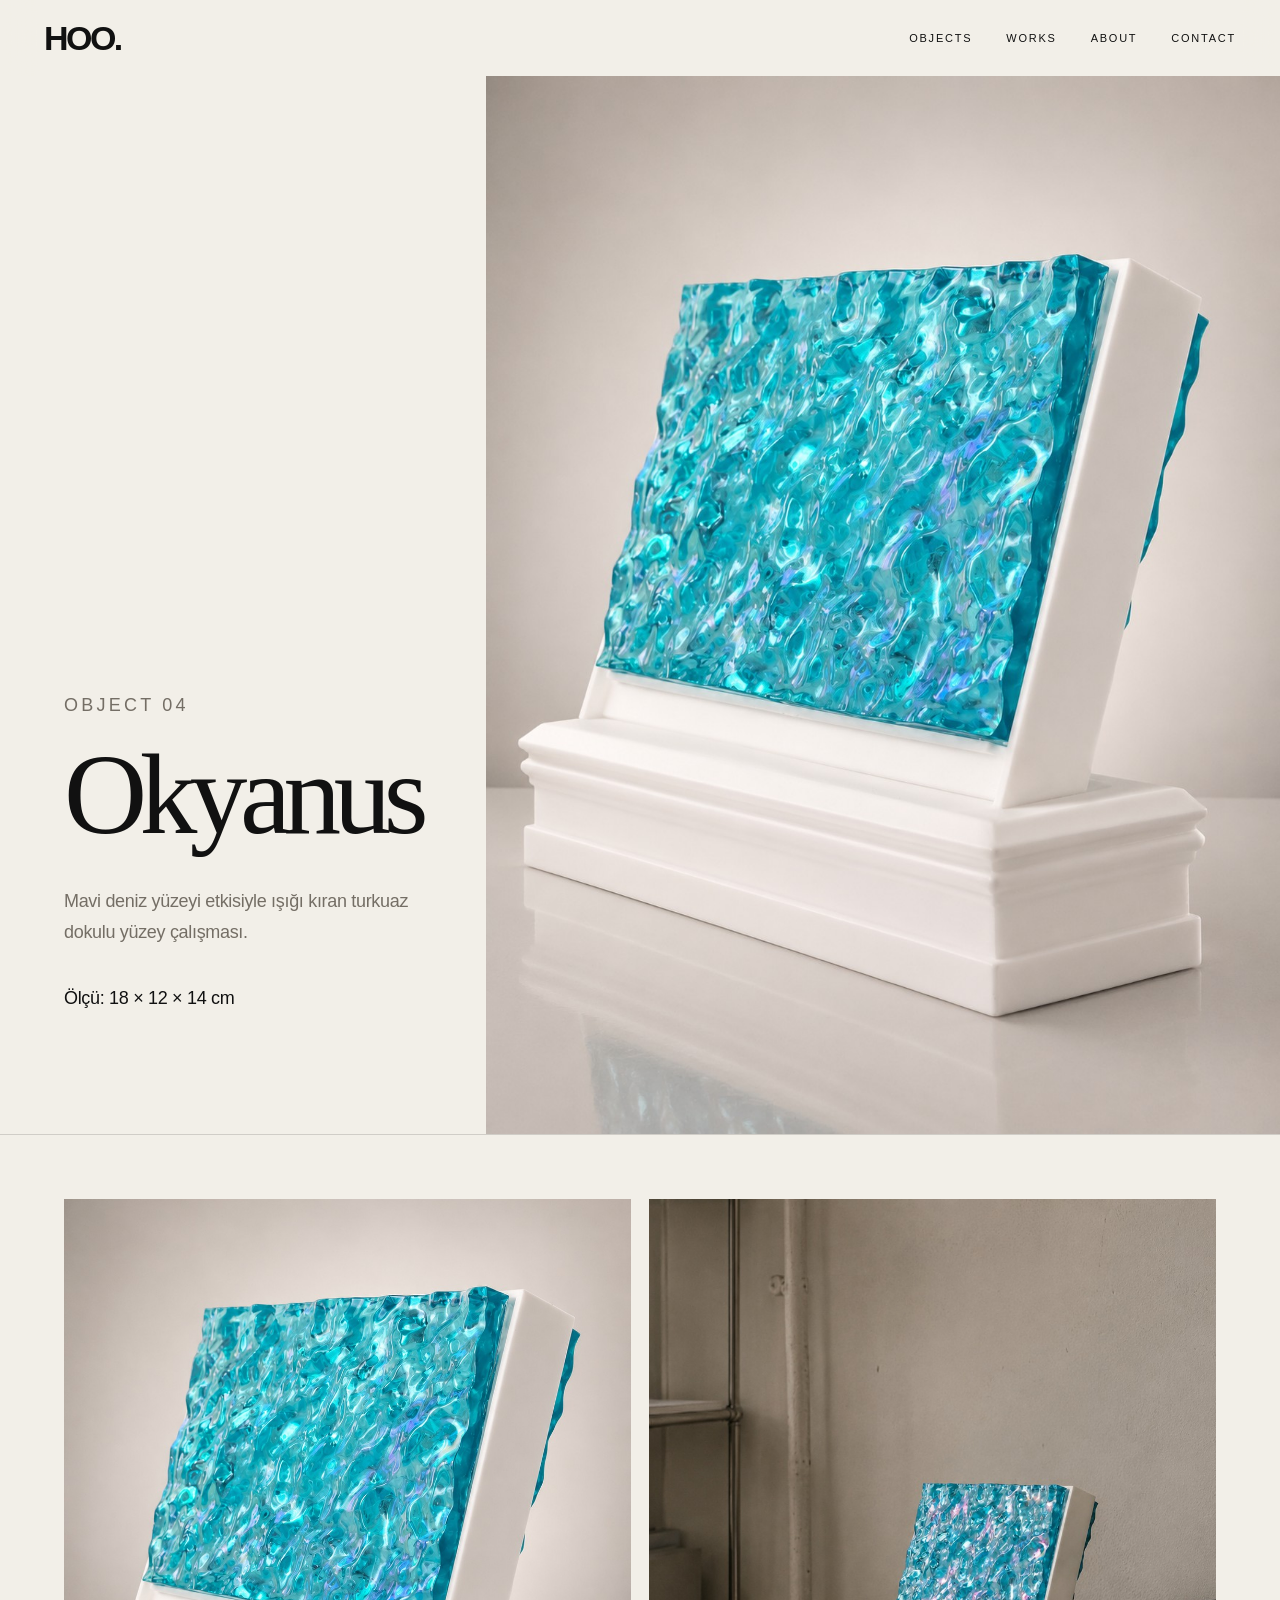
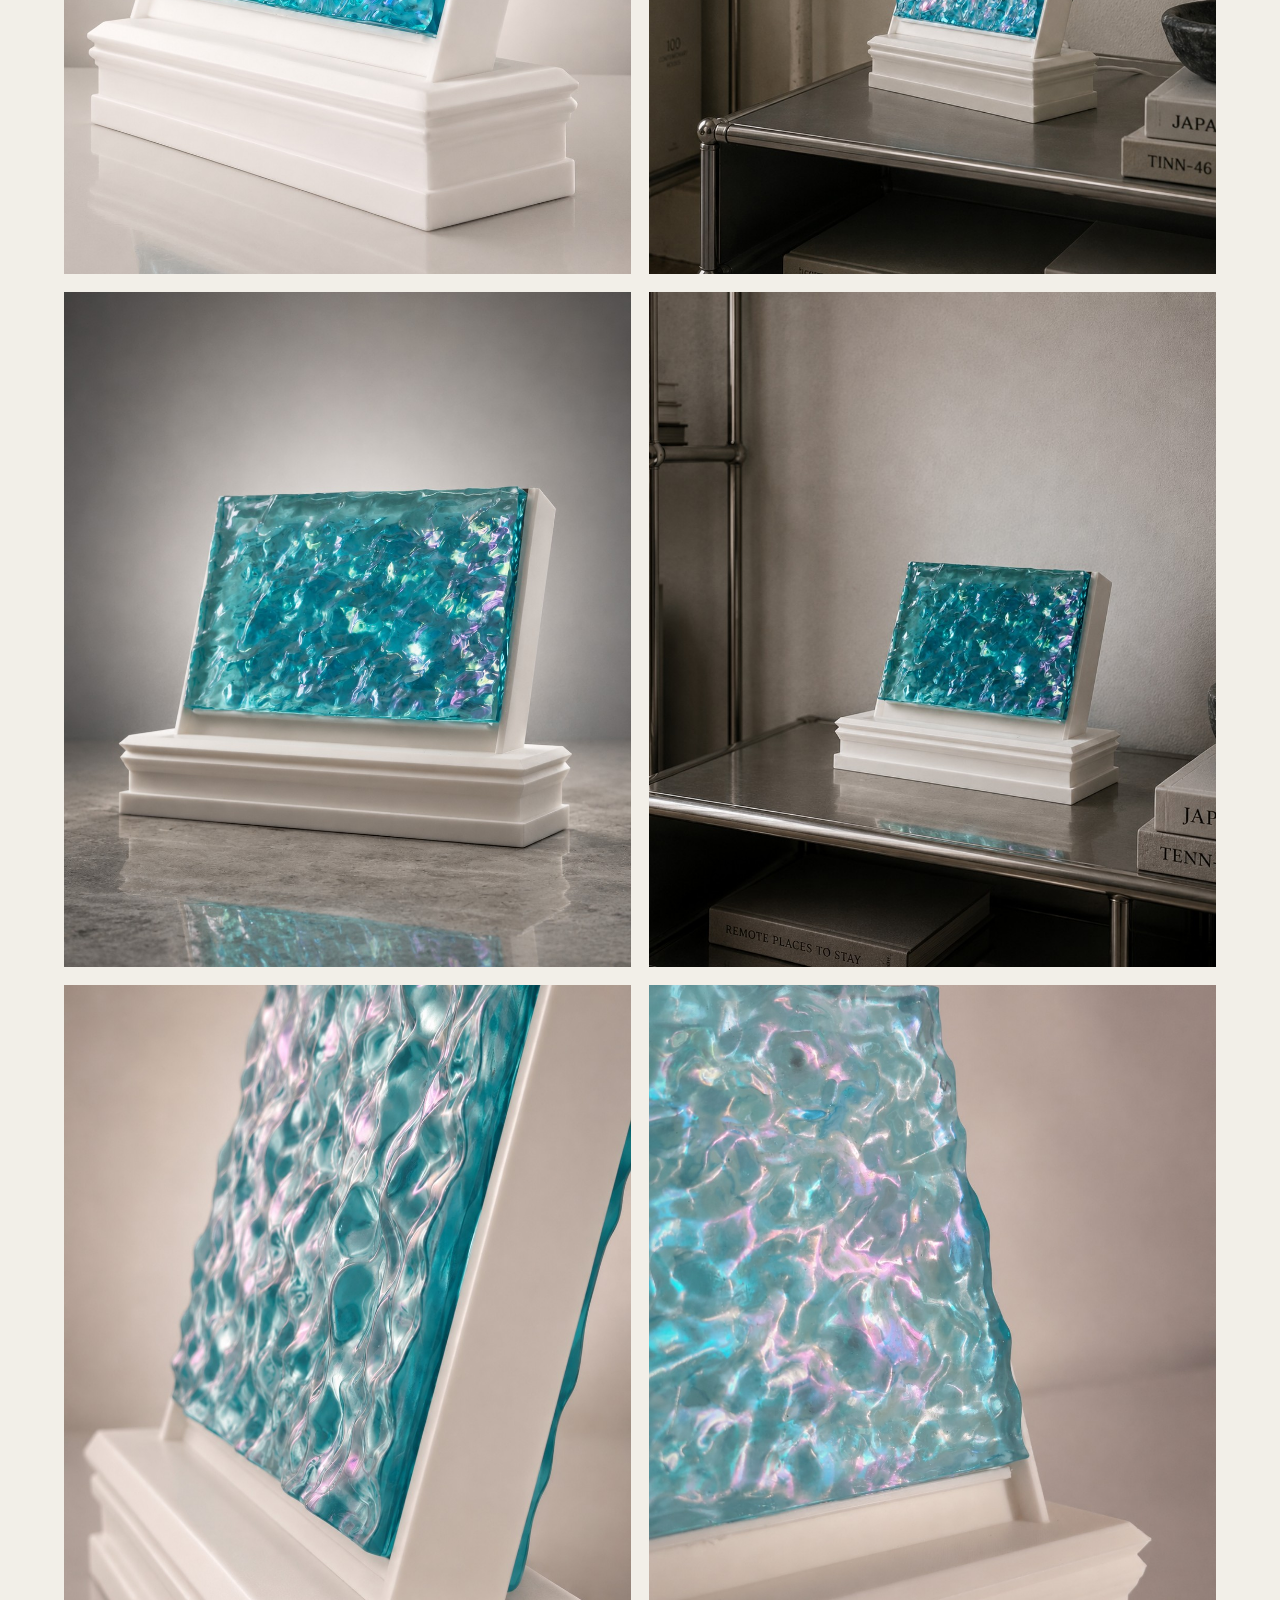
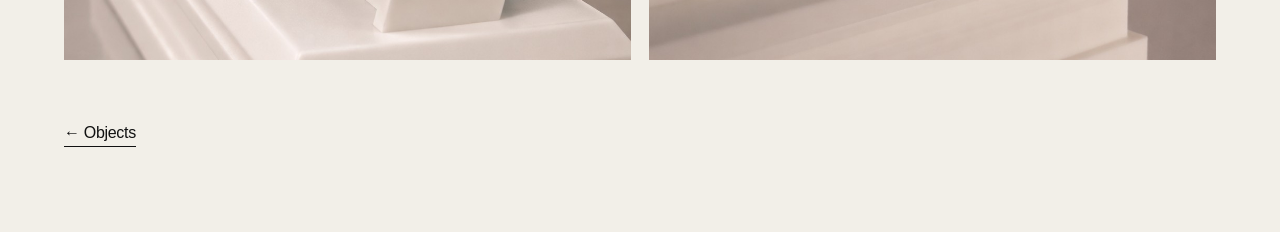
<file: okyanus.html>
<!doctype html>
<html lang="tr">
<head><meta charset="utf-8"><meta name="viewport" content="width=device-width, initial-scale=1">
<title>Okyanus — HOO.</title><link rel="stylesheet" href="style.css"></head>
<body>
<header class="header">
  <a class="logo" href="index.html">HOO.</a>
  <nav>
    <a href="objects.html">Objects</a>
    <a href="works.html">Works</a>
    <a href="about.html">About</a>
    <a href="contact.html">Contact</a>
  </nav>
</header>
<main class="product-page">
  <section class="product-hero">
    <div class="product-copy">
      <p class="eyebrow">Object 04</p>
      <h1>Okyanus</h1>
      <p>Mavi deniz yüzeyi etkisiyle ışığı kıran turkuaz dokulu yüzey çalışması.</p>
      <p class="dimension">Ölçü: 18 × 12 × 14 cm</p>
    </div>
    <img src="assets/okyanus-01.jpg" alt="Okyanus">
  </section>
  <section class="detail-gallery">
    <img src="assets/okyanus-01.jpg" alt="Okyanus" loading="lazy">
<img src="assets/okyanus-02.jpg" alt="Okyanus" loading="lazy">
<img src="assets/okyanus-03.jpg" alt="Okyanus" loading="lazy">
<img src="assets/okyanus-04.jpg" alt="Okyanus" loading="lazy">
<img src="assets/okyanus-05.jpg" alt="Okyanus" loading="lazy">
<img src="assets/okyanus-06.jpg" alt="Okyanus" loading="lazy">
  </section>
  <section class="backlink"><a href="objects.html">← Objects</a></section>
</main>
</body></html>
</file>
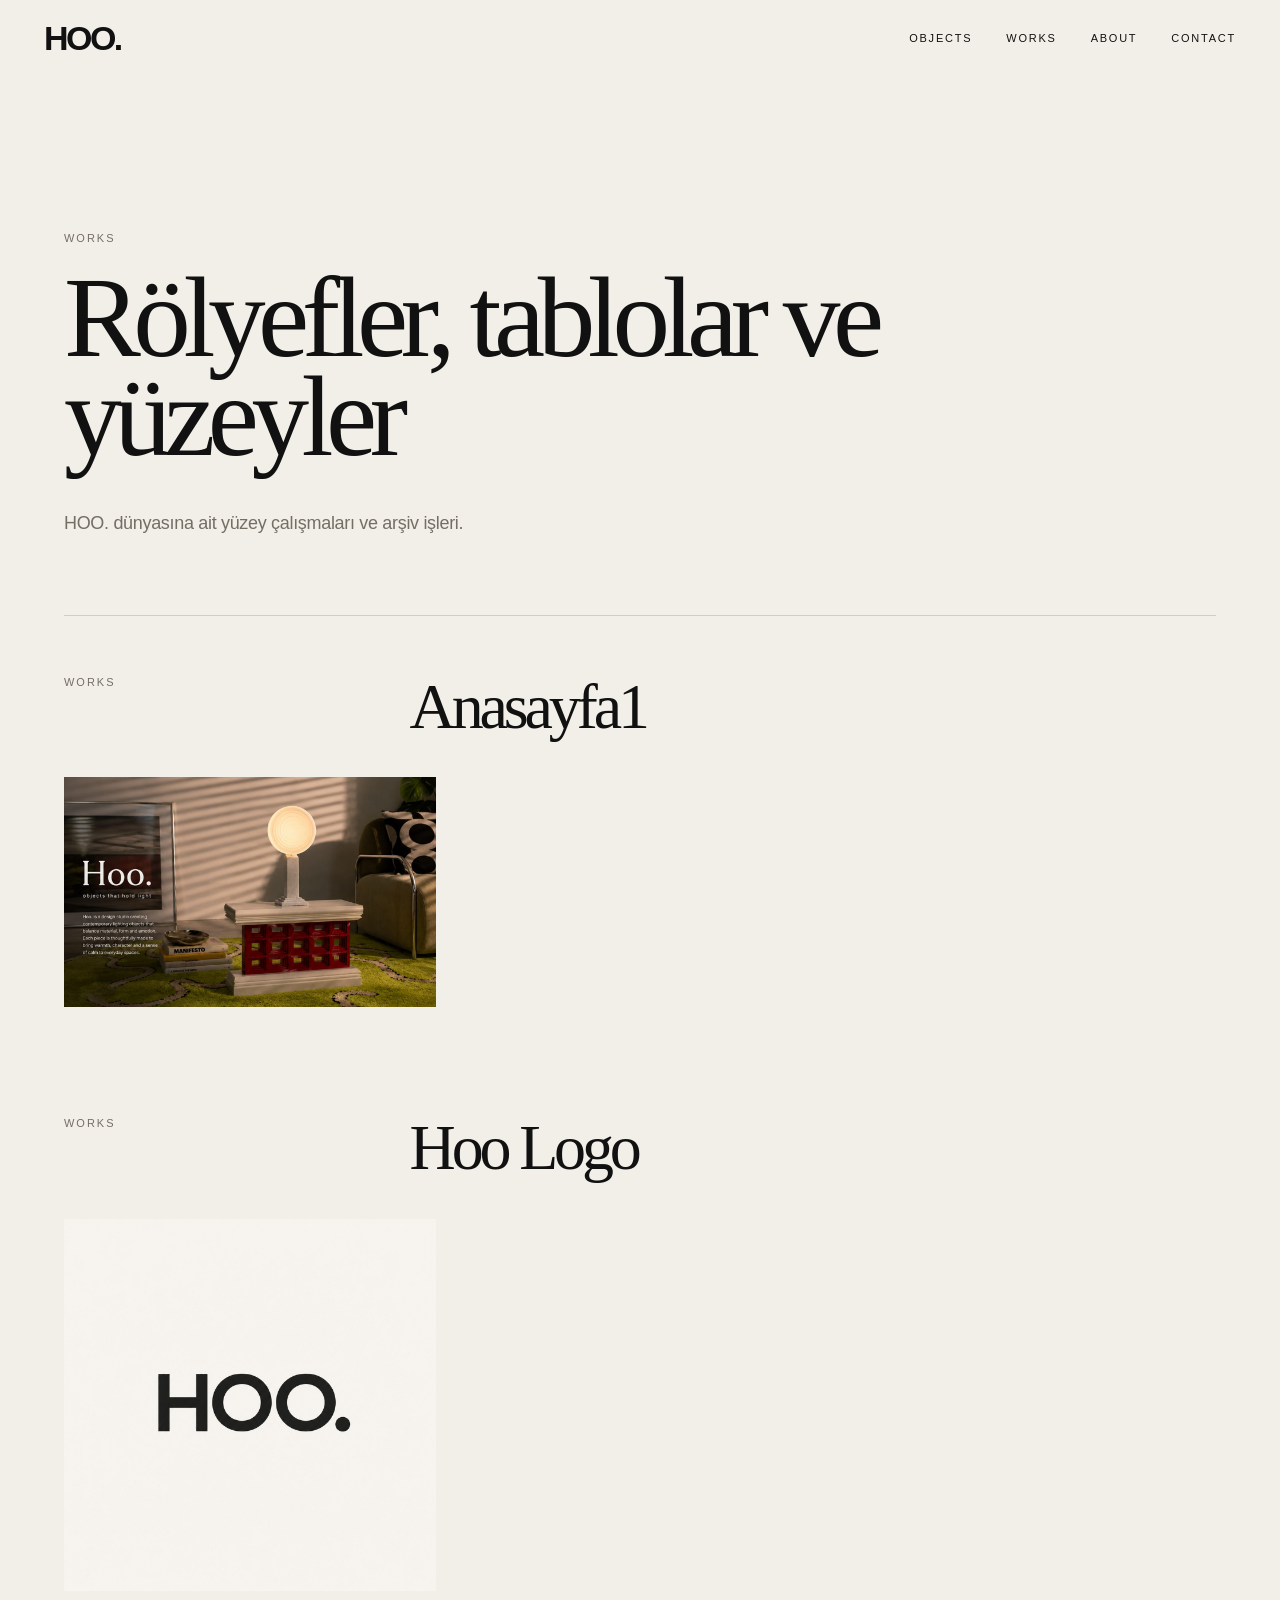
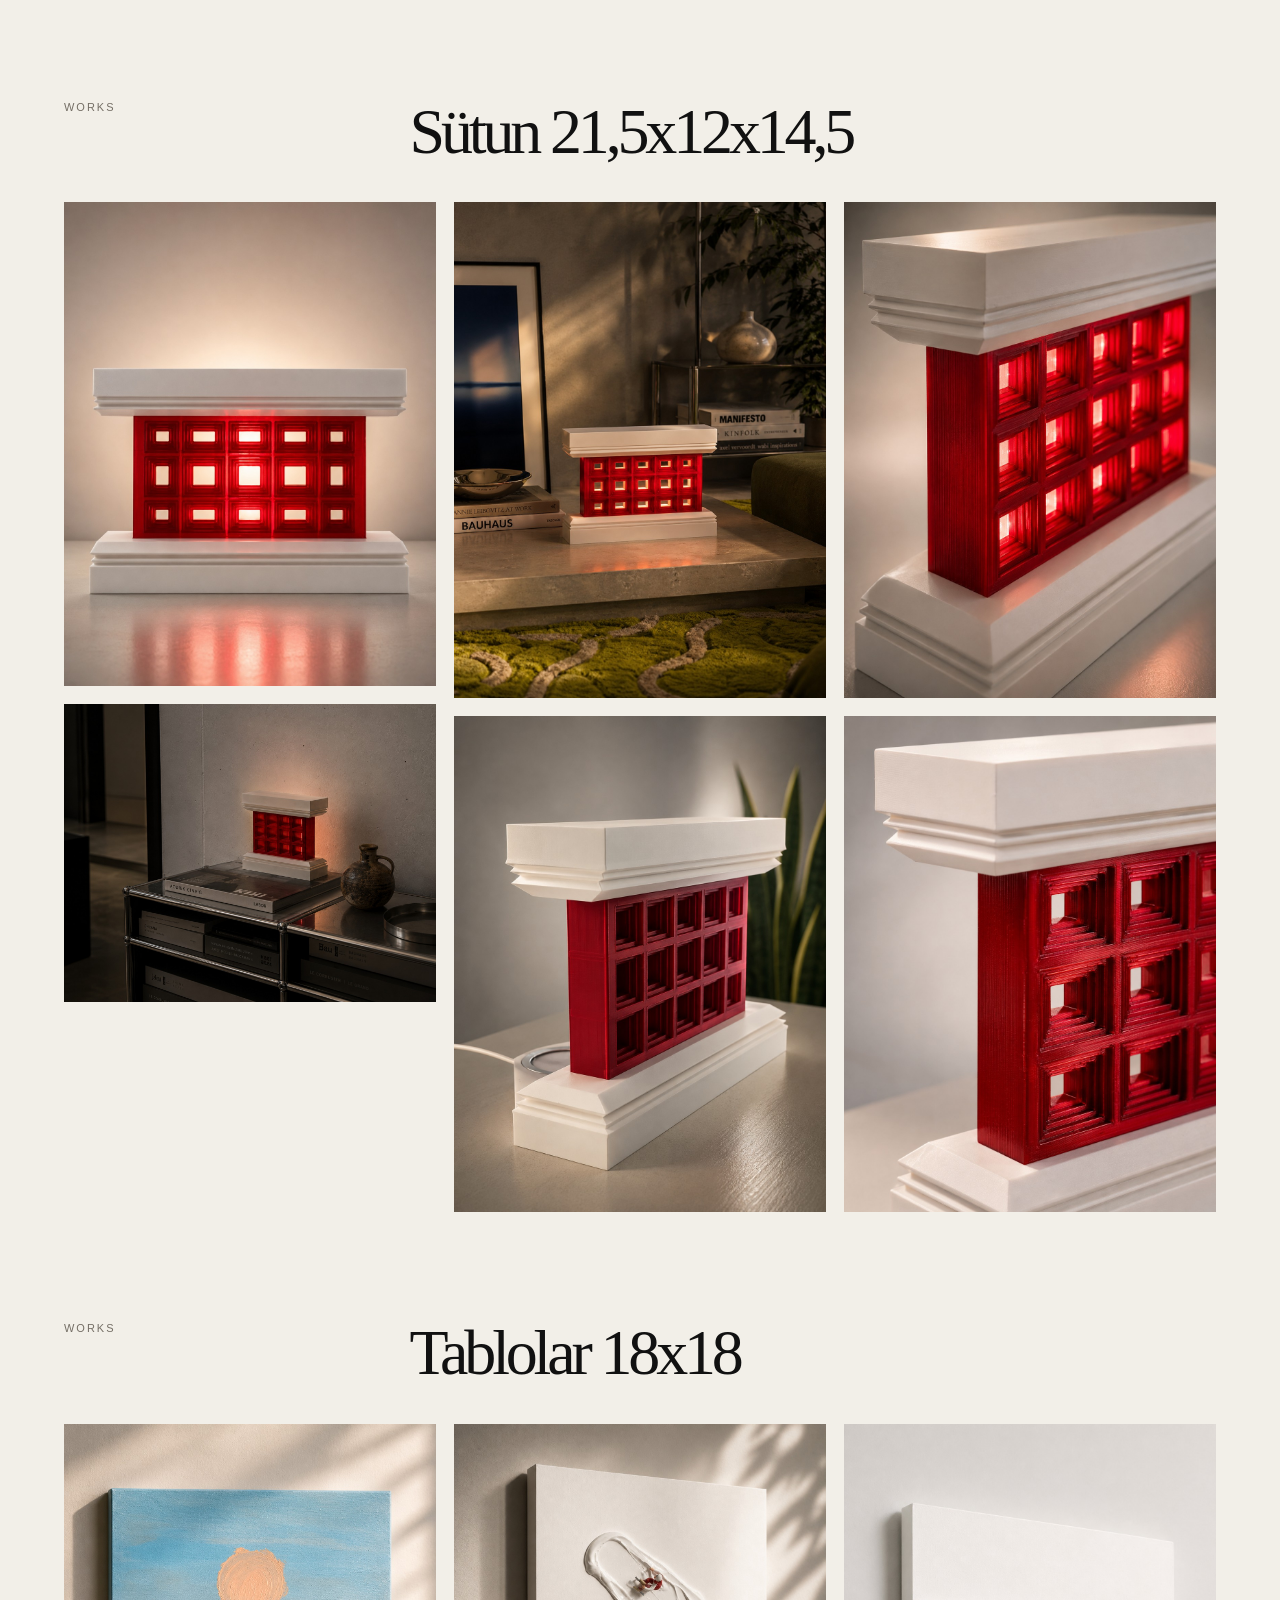
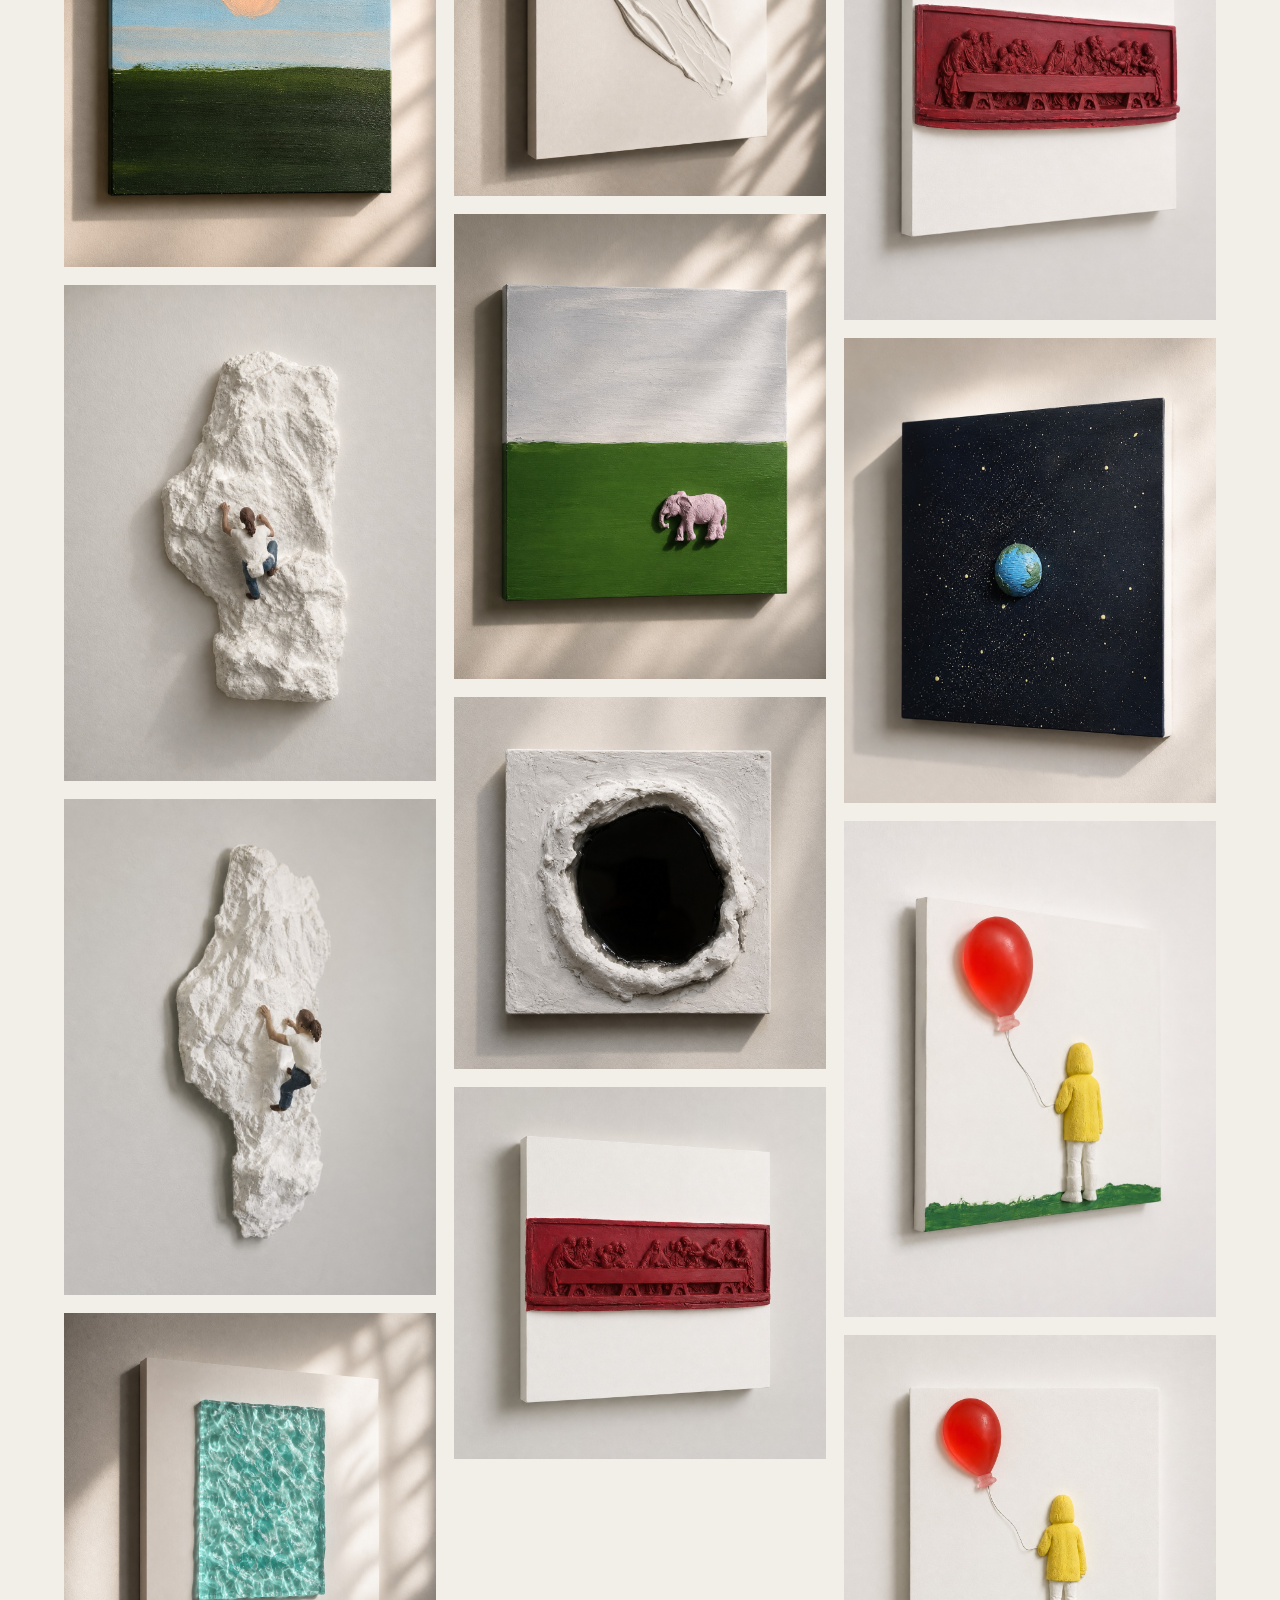
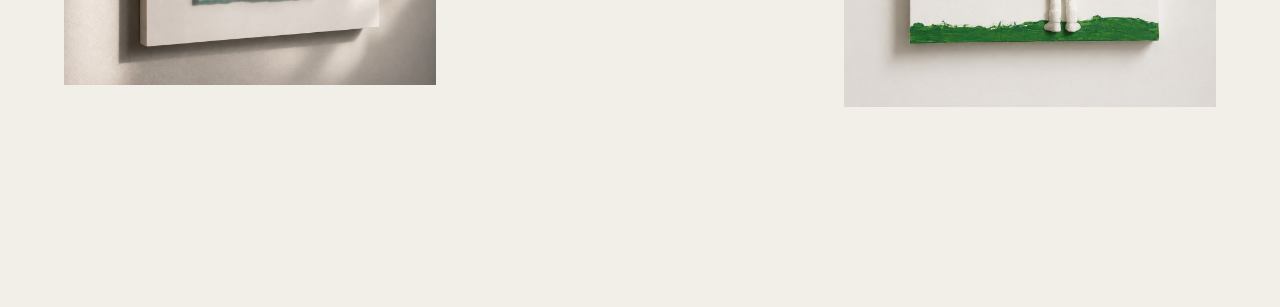
<file: works.html>
<!doctype html>
<html lang="tr">
<head><meta charset="utf-8"><meta name="viewport" content="width=device-width, initial-scale=1">
<title>Works — HOO.</title><link rel="stylesheet" href="style.css"></head>
<body>
<header class="header">
  <a class="logo" href="index.html">HOO.</a>
  <nav>
    <a href="objects.html">Objects</a>
    <a href="works.html">Works</a>
    <a href="about.html">About</a>
    <a href="contact.html">Contact</a>
  </nav>
</header>
<main class="page">
  <section class="page-hero">
    <p class="eyebrow">Works</p>
    <h1>Rölyefler, tablolar ve yüzeyler</h1>
    <p>HOO. dünyasına ait yüzey çalışmaları ve arşiv işleri.</p>
  </section>
  
    <section class="work-section">
      <div class="section-head">
        <p class="eyebrow">Works</p>
        <h2>Anasayfa1</h2>
      </div>
      <div class="masonry"><a href="assets/anasayfa1-01.jpg" target="_blank" rel="noopener"><img src="assets/anasayfa1-01.jpg" alt="Anasayfa1" loading="lazy"></a></div>
    </section>
    <section class="work-section">
      <div class="section-head">
        <p class="eyebrow">Works</p>
        <h2>Hoo Logo</h2>
      </div>
      <div class="masonry"><a href="assets/hoo-logo-01.jpg" target="_blank" rel="noopener"><img src="assets/hoo-logo-01.jpg" alt="Hoo Logo" loading="lazy"></a></div>
    </section>
    <section class="work-section">
      <div class="section-head">
        <p class="eyebrow">Works</p>
        <h2>Sütun 21,5x12x14,5</h2>
      </div>
      <div class="masonry"><a href="assets/sutun-21-5x12x14-5-01.jpg" target="_blank" rel="noopener"><img src="assets/sutun-21-5x12x14-5-01.jpg" alt="Sütun 21,5x12x14,5" loading="lazy"></a>
<a href="assets/sutun-21-5x12x14-5-02.jpg" target="_blank" rel="noopener"><img src="assets/sutun-21-5x12x14-5-02.jpg" alt="Sütun 21,5x12x14,5" loading="lazy"></a>
<a href="assets/sutun-21-5x12x14-5-03.jpg" target="_blank" rel="noopener"><img src="assets/sutun-21-5x12x14-5-03.jpg" alt="Sütun 21,5x12x14,5" loading="lazy"></a>
<a href="assets/sutun-21-5x12x14-5-04.jpg" target="_blank" rel="noopener"><img src="assets/sutun-21-5x12x14-5-04.jpg" alt="Sütun 21,5x12x14,5" loading="lazy"></a>
<a href="assets/sutun-21-5x12x14-5-05.jpg" target="_blank" rel="noopener"><img src="assets/sutun-21-5x12x14-5-05.jpg" alt="Sütun 21,5x12x14,5" loading="lazy"></a>
<a href="assets/sutun-21-5x12x14-5-06.jpg" target="_blank" rel="noopener"><img src="assets/sutun-21-5x12x14-5-06.jpg" alt="Sütun 21,5x12x14,5" loading="lazy"></a></div>
    </section>
    <section class="work-section">
      <div class="section-head">
        <p class="eyebrow">Works</p>
        <h2>Tablolar 18x18</h2>
      </div>
      <div class="masonry"><a href="assets/tablolar-18x18-01.jpg" target="_blank" rel="noopener"><img src="assets/tablolar-18x18-01.jpg" alt="Tablolar 18x18" loading="lazy"></a>
<a href="assets/tablolar-18x18-02.jpg" target="_blank" rel="noopener"><img src="assets/tablolar-18x18-02.jpg" alt="Tablolar 18x18" loading="lazy"></a>
<a href="assets/tablolar-18x18-03.jpg" target="_blank" rel="noopener"><img src="assets/tablolar-18x18-03.jpg" alt="Tablolar 18x18" loading="lazy"></a>
<a href="assets/tablolar-18x18-04.jpg" target="_blank" rel="noopener"><img src="assets/tablolar-18x18-04.jpg" alt="Tablolar 18x18" loading="lazy"></a>
<a href="assets/tablolar-18x18-05.jpg" target="_blank" rel="noopener"><img src="assets/tablolar-18x18-05.jpg" alt="Tablolar 18x18" loading="lazy"></a>
<a href="assets/tablolar-18x18-06.jpg" target="_blank" rel="noopener"><img src="assets/tablolar-18x18-06.jpg" alt="Tablolar 18x18" loading="lazy"></a>
<a href="assets/tablolar-18x18-07.jpg" target="_blank" rel="noopener"><img src="assets/tablolar-18x18-07.jpg" alt="Tablolar 18x18" loading="lazy"></a>
<a href="assets/tablolar-18x18-08.jpg" target="_blank" rel="noopener"><img src="assets/tablolar-18x18-08.jpg" alt="Tablolar 18x18" loading="lazy"></a>
<a href="assets/tablolar-18x18-09.jpg" target="_blank" rel="noopener"><img src="assets/tablolar-18x18-09.jpg" alt="Tablolar 18x18" loading="lazy"></a>
<a href="assets/tablolar-18x18-10.jpg" target="_blank" rel="noopener"><img src="assets/tablolar-18x18-10.jpg" alt="Tablolar 18x18" loading="lazy"></a>
<a href="assets/tablolar-18x18-11.jpg" target="_blank" rel="noopener"><img src="assets/tablolar-18x18-11.jpg" alt="Tablolar 18x18" loading="lazy"></a>
<a href="assets/tablolar-18x18-12.jpg" target="_blank" rel="noopener"><img src="assets/tablolar-18x18-12.jpg" alt="Tablolar 18x18" loading="lazy"></a></div>
    </section>
</main>
</body></html>
</file>
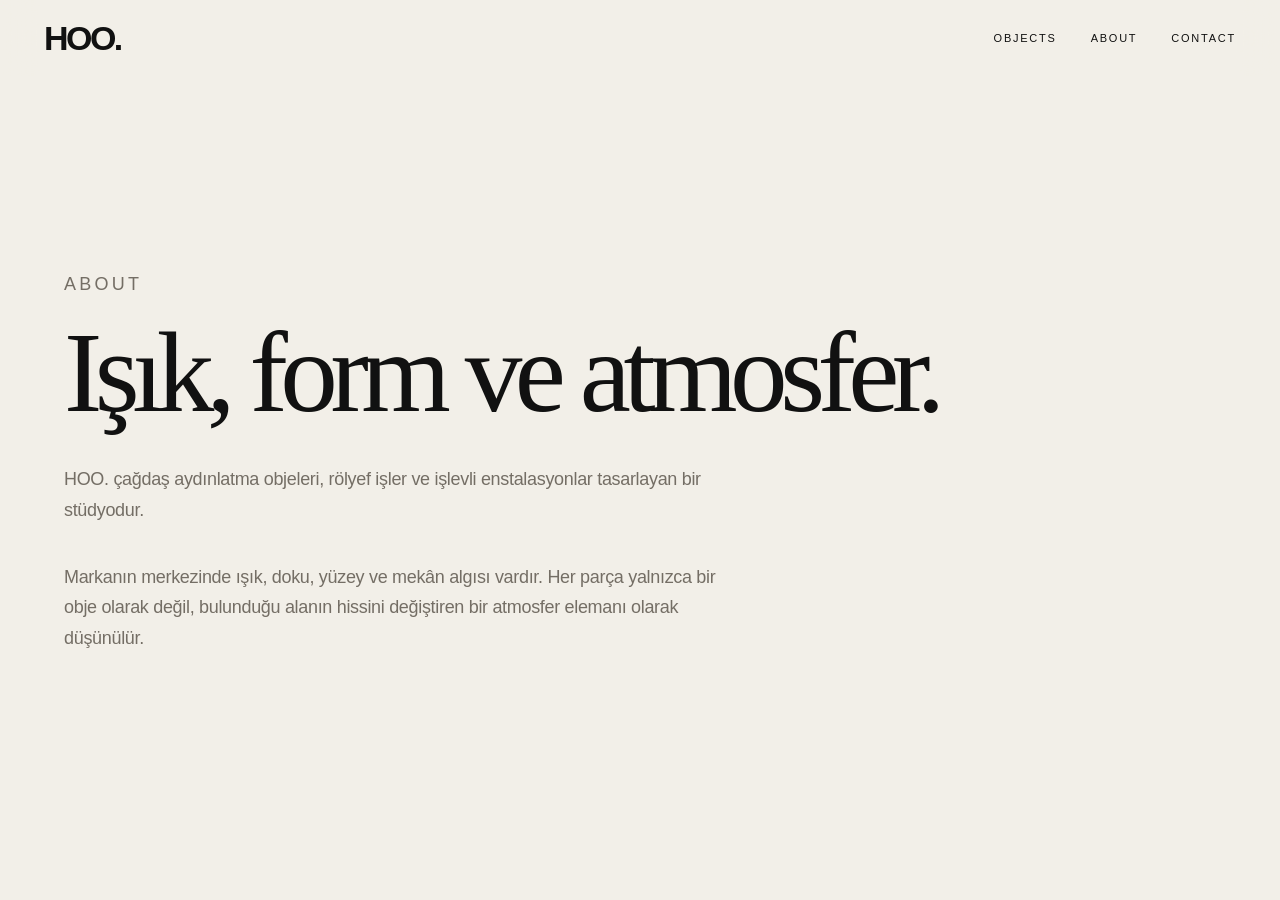
<file: HOO_SITE/about.html>
<!doctype html>
<html lang="tr">
<head><meta charset="utf-8"><meta name="viewport" content="width=device-width, initial-scale=1">
<title>About — HOO.</title><link rel="stylesheet" href="style.css"></head>
<body>
<header class="header">
  <a class="logo" href="index.html">HOO.</a>
  <nav>
    <a href="objects.html">Objects</a>
    
    <a href="about.html">About</a>
    <a href="contact.html">Contact</a>
  </nav>
</header>
<main class="text-page">
  <p class="eyebrow">About</p>
  <h1>Işık, form ve atmosfer.</h1>
  <p>HOO. çağdaş aydınlatma objeleri, rölyef işler ve işlevli enstalasyonlar tasarlayan bir stüdyodur.</p>
  <p>Markanın merkezinde ışık, doku, yüzey ve mekân algısı vardır. Her parça yalnızca bir obje olarak değil, bulunduğu alanın hissini değiştiren bir atmosfer elemanı olarak düşünülür.</p>
</main>
</body></html>
</file>
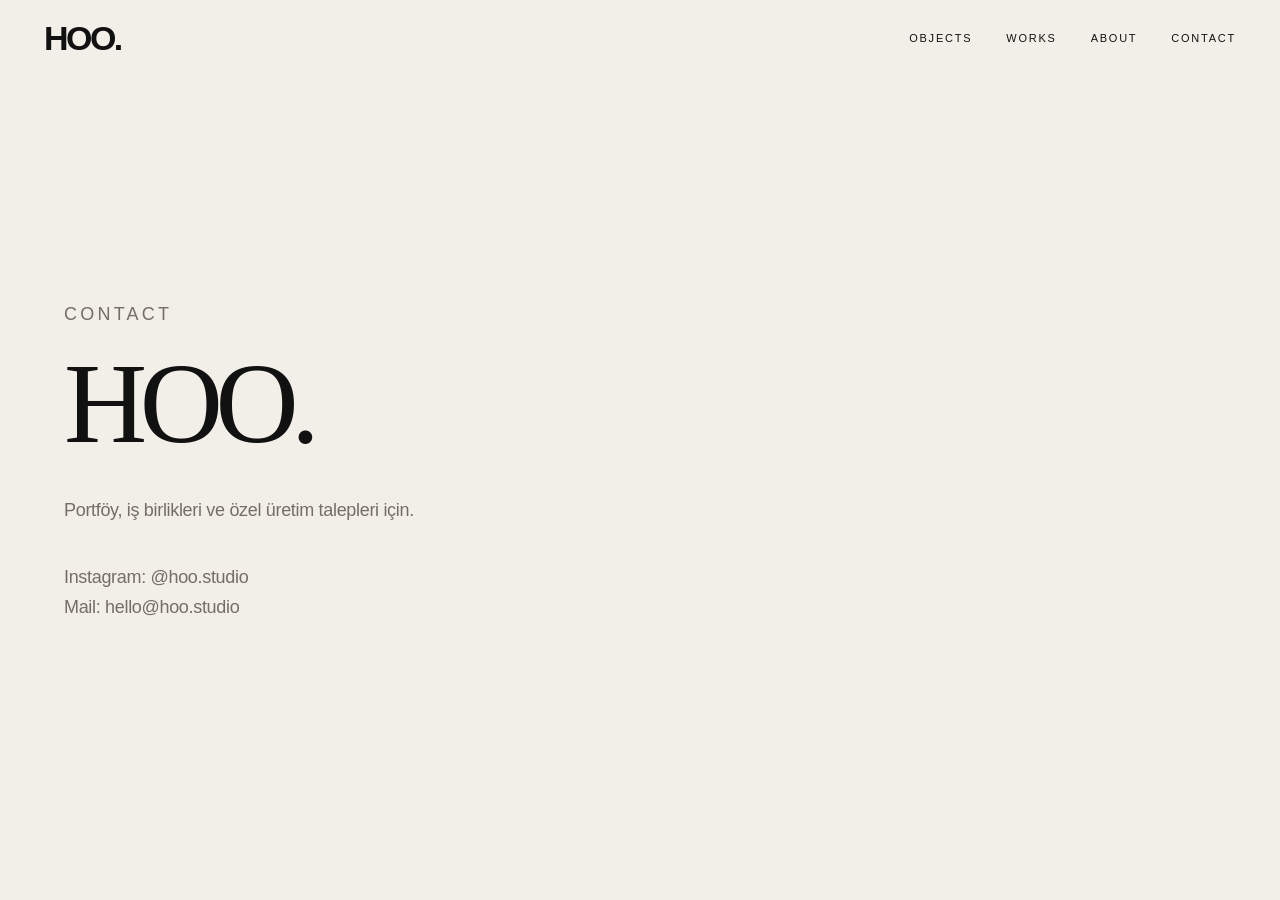
<file: HOO_SITE/contact.html>
<!doctype html>
<html lang="tr">
<head><meta charset="utf-8"><meta name="viewport" content="width=device-width, initial-scale=1">
<title>Contact — HOO.</title><link rel="stylesheet" href="style.css"></head>
<body>
<header class="header">
  <a class="logo" href="index.html">HOO.</a>
  <nav>
    <a href="objects.html">Objects</a>
    <a href="works.html">Works</a>
    <a href="about.html">About</a>
    <a href="contact.html">Contact</a>
  </nav>
</header>
<main class="text-page">
  <p class="eyebrow">Contact</p>
  <h1>HOO.</h1>
  <p>Portföy, iş birlikleri ve özel üretim talepleri için.</p>
  <p>Instagram: @hoo.studio<br>Mail: hello@hoo.studio</p>
</main>
</body></html>
</file>
<file: style.css>
:root{--bg:#f2efe8;--text:#111;--muted:#746e65;--line:rgba(0,0,0,.14);--panel:#e4ded3}
*{box-sizing:border-box}html{scroll-behavior:smooth}
body{margin:0;background:var(--bg);color:var(--text);font-family:Arial,Helvetica,sans-serif;letter-spacing:-.02em}
.header{position:fixed;top:0;left:0;right:0;height:76px;z-index:50;display:grid;grid-template-columns:1fr auto;align-items:center;padding:0 44px;background:rgba(242,239,232,.68);backdrop-filter:blur(18px)}
.home .header{background:transparent;color:white}
.logo{color:inherit;text-decoration:none;font-size:34px;font-weight:700;letter-spacing:-.075em}
nav{display:flex;gap:34px}nav a{color:inherit;text-decoration:none;text-transform:uppercase;font-size:11px;letter-spacing:.16em}
.home-hero{position:relative;min-height:100vh;background:#111;overflow:hidden}.home-hero img{position:absolute;inset:0;width:100%;height:100%;object-fit:cover}
.home-hero:after{content:"";position:absolute;inset:0;background:linear-gradient(90deg,rgba(0,0,0,.50),rgba(0,0,0,.06) 48%,rgba(0,0,0,.18))}
.home-title{position:relative;z-index:2;min-height:100vh;display:flex;align-items:flex-end;padding:0 5vw 7vw}.home-title h1{margin:0;color:white;font-size:clamp(100px,19vw,280px);line-height:.78;letter-spacing:-.095em;font-weight:700}
.page{padding:130px 5vw 90px}.page-hero{min-height:54vh;display:flex;flex-direction:column;justify-content:flex-end;border-bottom:1px solid var(--line);padding-bottom:58px;margin-bottom:60px}
.eyebrow{margin:0 0 24px;color:var(--muted);text-transform:uppercase;font-size:11px;letter-spacing:.18em}h1,h2,h3{font-family:Georgia,"Times New Roman",serif;font-weight:400;letter-spacing:-.065em}
.page-hero h1,.text-page h1,.product-copy h1{font-size:clamp(62px,9vw,150px);line-height:.86;margin:0 0 24px}.page-hero p:not(.eyebrow),.text-page p,.product-copy p{max-width:660px;color:var(--muted);line-height:1.7;font-size:18px}
.product-list{display:grid;grid-template-columns:repeat(5,1fr);border-top:1px solid var(--line);border-left:1px solid var(--line);margin-bottom:120px}
.product-card{display:flex;flex-direction:column;color:inherit;text-decoration:none;border-right:1px solid var(--line);border-bottom:1px solid var(--line);background:rgba(255,255,255,.2)}
.product-card img{width:100%;aspect-ratio:4/5;object-fit:cover;background:var(--panel);display:block}.product-card div{padding:24px;min-height:250px}
.product-card span,.archive-card span{color:var(--muted);font-size:11px;text-transform:uppercase;letter-spacing:.15em}.product-card h2{font-size:35px;margin:18px 0 16px}.product-card p{color:var(--muted);line-height:1.6}.product-card small{display:block;margin-top:18px;color:var(--text)}
.section-head{display:grid;grid-template-columns:30% 1fr;margin-bottom:40px}.section-head h2{font-size:clamp(42px,5vw,82px);line-height:.96;margin:0}
.archive-grid{display:grid;grid-template-columns:repeat(4,1fr);gap:18px}.archive-card{display:block;color:inherit;text-decoration:none;border:1px solid var(--line);background:rgba(255,255,255,.22)}
.archive-card img{width:100%;aspect-ratio:1/1.17;object-fit:cover;background:var(--panel);display:block}.archive-card div{padding:17px;min-height:94px}.archive-card h3{font-size:25px;margin:10px 0 0}
.work-section{margin-bottom:110px}.masonry{columns:3 280px;column-gap:18px}.masonry a{display:block;break-inside:avoid;margin-bottom:18px}.masonry img{width:100%;display:block;background:var(--panel)}
.text-page{padding:130px 5vw 90px;min-height:100vh;display:flex;flex-direction:column;justify-content:center;max-width:1120px}
.product-page{padding-top:76px}.product-hero{min-height:calc(100vh - 76px);display:grid;grid-template-columns:38% 62%;border-bottom:1px solid var(--line)}.product-copy{padding:8vw 5vw;display:flex;flex-direction:column;justify-content:flex-end}.dimension{color:var(--text)!important}
.product-hero>img{width:100%;height:100%;object-fit:cover}.detail-gallery{padding:5vw;display:grid;grid-template-columns:repeat(2,1fr);gap:18px}.detail-gallery img{width:100%;height:75vh;object-fit:cover;background:var(--panel)}
.backlink{padding:0 5vw 7vw}.backlink a{color:var(--text);text-decoration:none;border-bottom:1px solid currentColor;padding-bottom:5px}
@media(max-width:1100px){.product-list{grid-template-columns:repeat(2,1fr)}.archive-grid{grid-template-columns:repeat(2,1fr)}}
@media(max-width:760px){.header{height:66px;padding:0 22px}.logo{font-size:29px}nav{gap:18px}nav a{font-size:10px}.home-title{padding:0 24px 82px}.page,.text-page{padding:110px 24px 70px}.product-list,.archive-grid,.detail-gallery{grid-template-columns:1fr;gap:14px}.section-head,.product-hero{grid-template-columns:1fr}.product-hero>img{height:auto}.product-copy{padding:90px 24px 40px}.detail-gallery img{height:auto}}


/* ABOUT — FOUNDER */

.founder-image{
  width:100%;
  max-width:760px;
  height:auto;
  display:block;
  margin:80px 0 38px 0;
  object-fit:cover;
}

.founder-info{
  max-width:760px;
  margin:0 0 80px 0;
}

.founder-info .eyebrow{
  margin-bottom:10px;
}

.founder-role{
  font-size:13px !important;
  text-transform:uppercase;
  letter-spacing:.16em;
  color:var(--muted);
  margin:0 0 32px 0 !important;
}

.founder-info > p:last-child{
  max-width:680px;
}

@media(max-width:760px){
  .founder-image{
    margin-top:55px;
    margin-bottom:28px;
  }

  .founder-info{
    margin-bottom:50px;
  }
}

/* OBJECTS — HOO. */

.objects-page{
  padding:150px 5vw 120px;
}

.objects-intro{
  margin-bottom:90px;
}

.objects-intro h1{
  font-family:Georgia,"Times New Roman",serif;
  font-size:clamp(62px,9vw,150px);
  font-weight:400;
  line-height:.86;
  letter-spacing:-.055em;
  margin:18px 0 0;
}

.objects-grid{
  display:grid;
  grid-template-columns:repeat(2,minmax(0,1fr));
  column-gap:28px;
  row-gap:90px;
}

.object-item{
  margin:0;
}

.object-item img{
  display:block;
  width:100%;
  height:auto;
}

.object-item figcaption{
  padding-top:15px;
  border-top:1px solid var(--line);
  margin-top:15px;
  display:flex;
  justify-content:space-between;
  align-items:baseline;
  gap:20px;
}

.object-item h2{
  margin:0;
  font-size:12px;
  font-weight:400;
  letter-spacing:.14em;
}

.object-item p{
  margin:0;
  font-size:11px;
  color:var(--muted);
  text-align:right;
}


/* Bazı görselleri daha editoryal göstermek için */

.object-item:nth-child(3),
.object-item:nth-child(6),
.object-item:nth-child(9){
  grid-column:span 2;
}

.object-item:nth-child(3) img,
.object-item:nth-child(6) img,
.object-item:nth-child(9) img{
  max-height:82vh;
  object-fit:cover;
}


/* MOBILE */

@media(max-width:760px){

  .objects-page{
    padding:120px 24px 80px;
  }

  .objects-intro{
    margin-bottom:55px;
  }

  .objects-intro h1{
    font-size:clamp(54px,17vw,90px);
  }

  .objects-grid{
    grid-template-columns:1fr;
    row-gap:60px;
  }

  .object-item:nth-child(3),
  .object-item:nth-child(6),
  .object-item:nth-child(9){
    grid-column:auto;
  }

  .object-item figcaption{
    display:block;
  }

  .object-item p{
    text-align:left;
    margin-top:7px;
  }
}
/* OBJECTS DESKTOP SIZE FIX */

@media (min-width: 761px){

  .objects-page{
    padding-left:5vw;
    padding-right:5vw;
  }

  .objects-grid{
    grid-template-columns:repeat(3, 1fr);
    column-gap:24px;
    row-gap:70px;
  }

  .object-item:nth-child(3),
  .object-item:nth-child(6),
  .object-item:nth-child(9){
    grid-column:auto;
  }

  .object-item img{
    width:100%;
    height:420px;
    object-fit:cover;
  }

}
.object-item p{
  color:#555;
  font-size:12px;
  font-weight:400;
  letter-spacing:.01em;
}
.about-layout {
  display: grid;
  grid-template-columns: minmax(0, 1.05fr) minmax(380px, 0.75fr);
  gap: 7vw;
  align-items: start;
  padding: 55px 5% 100px;
}

.about-copy {
  max-width: 760px;
}

.about-copy h1 {
  margin-top: 25px;
}

.about-copy > p {
  max-width: 700px;
}

.about-image {
  padding-top: 35px;
}

.about-image img {
  width: 100%;
  height: auto;
  display: block;
}

.about-layout .founder-info {
  margin-top: 65px;
  max-width: 620px;
}

@media (max-width: 850px) {
  .about-layout {
    grid-template-columns: 1fr;
    gap: 45px;
    padding: 35px 5% 70px;
  }

  .about-image {
    padding-top: 0;
  }

  .about-image img {
    width: 100%;
  }
}
.about-copy h1 {
  font-family: Georgia, "Times New Roman", serif;
  font-size: clamp(64px, 7vw, 120px);
  line-height: 0.92;
  font-weight: 400;
  letter-spacing: -0.055em;
  margin: 25px 0 45px;
}

.about-copy > p {
  font-size: 18px;
  line-height: 1.65;
  max-width: 700px;
  margin: 0 0 34px;
  color: #6f685e;
}

.about-layout .founder-info {
  margin-top: 65px;
  max-width: 620px;
}

.about-layout .founder-info p {
  font-size: 16px;
  line-height: 1.65;
  color: #6f685e;
}

.about-layout .founder-info .eyebrow,
.about-layout .founder-info .founder-role {
  font-size: 12px;
  letter-spacing: 0.18em;
  text-transform: uppercase;
}

@media (max-width: 850px) {
  .about-copy h1 {
    font-size: clamp(52px, 14vw, 80px);
  }

  .about-copy > p {
    font-size: 16px;
  }
}
</file>
<file: HOO_SITE/style.css>
:root{--bg:#f2efe8;--text:#111;--muted:#746e65;--line:rgba(0,0,0,.14);--panel:#e4ded3}
*{box-sizing:border-box}html{scroll-behavior:smooth}
body{margin:0;background:var(--bg);color:var(--text);font-family:Arial,Helvetica,sans-serif;letter-spacing:-.02em}
.header{position:fixed;top:0;left:0;right:0;height:76px;z-index:50;display:grid;grid-template-columns:1fr auto;align-items:center;padding:0 44px;background:rgba(242,239,232,.68);backdrop-filter:blur(18px)}
.home .header{background:transparent;color:white}
.logo{color:inherit;text-decoration:none;font-size:34px;font-weight:700;letter-spacing:-.075em}
nav{display:flex;gap:34px}nav a{color:inherit;text-decoration:none;text-transform:uppercase;font-size:11px;letter-spacing:.16em}
.home-hero{position:relative;min-height:100vh;background:#111;overflow:hidden}.home-hero img{position:absolute;inset:0;width:100%;height:100%;object-fit:cover}
.home-hero:after{content:"";position:absolute;inset:0;background:linear-gradient(90deg,rgba(0,0,0,.50),rgba(0,0,0,.06) 48%,rgba(0,0,0,.18))}
.home-title{position:relative;z-index:2;min-height:100vh;display:flex;align-items:flex-end;padding:0 5vw 7vw}.home-title h1{margin:0;color:white;font-size:clamp(100px,19vw,280px);line-height:.78;letter-spacing:-.095em;font-weight:700}
.page{padding:130px 5vw 90px}.page-hero{min-height:54vh;display:flex;flex-direction:column;justify-content:flex-end;border-bottom:1px solid var(--line);padding-bottom:58px;margin-bottom:60px}
.eyebrow{margin:0 0 24px;color:var(--muted);text-transform:uppercase;font-size:11px;letter-spacing:.18em}h1,h2,h3{font-family:Georgia,"Times New Roman",serif;font-weight:400;letter-spacing:-.065em}
.page-hero h1,.text-page h1,.product-copy h1{font-size:clamp(62px,9vw,150px);line-height:.86;margin:0 0 24px}.page-hero p:not(.eyebrow),.text-page p,.product-copy p{max-width:660px;color:var(--muted);line-height:1.7;font-size:18px}
.product-list{display:grid;grid-template-columns:repeat(5,1fr);border-top:1px solid var(--line);border-left:1px solid var(--line);margin-bottom:120px}
.product-card{display:flex;flex-direction:column;color:inherit;text-decoration:none;border-right:1px solid var(--line);border-bottom:1px solid var(--line);background:rgba(255,255,255,.2)}
.product-card img{width:100%;aspect-ratio:4/5;object-fit:cover;background:var(--panel);display:block}.product-card div{padding:24px;min-height:250px}
.product-card span,.archive-card span{color:var(--muted);font-size:11px;text-transform:uppercase;letter-spacing:.15em}.product-card h2{font-size:35px;margin:18px 0 16px}.product-card p{color:var(--muted);line-height:1.6}.product-card small{display:block;margin-top:18px;color:var(--text)}
.section-head{display:grid;grid-template-columns:30% 1fr;margin-bottom:40px}.section-head h2{font-size:clamp(42px,5vw,82px);line-height:.96;margin:0}
.archive-grid{display:grid;grid-template-columns:repeat(4,1fr);gap:18px}.archive-card{display:block;color:inherit;text-decoration:none;border:1px solid var(--line);background:rgba(255,255,255,.22)}
.archive-card img{width:100%;aspect-ratio:1/1.17;object-fit:cover;background:var(--panel);display:block}.archive-card div{padding:17px;min-height:94px}.archive-card h3{font-size:25px;margin:10px 0 0}
.work-section{margin-bottom:110px}.masonry{columns:3 280px;column-gap:18px}.masonry a{display:block;break-inside:avoid;margin-bottom:18px}.masonry img{width:100%;display:block;background:var(--panel)}
.text-page{padding:130px 5vw 90px;min-height:100vh;display:flex;flex-direction:column;justify-content:center;max-width:1120px}
.product-page{padding-top:76px}.product-hero{min-height:calc(100vh - 76px);display:grid;grid-template-columns:38% 62%;border-bottom:1px solid var(--line)}.product-copy{padding:8vw 5vw;display:flex;flex-direction:column;justify-content:flex-end}.dimension{color:var(--text)!important}
.product-hero>img{width:100%;height:100%;object-fit:cover}.detail-gallery{padding:5vw;display:grid;grid-template-columns:repeat(2,1fr);gap:18px}.detail-gallery img{width:100%;height:75vh;object-fit:cover;background:var(--panel)}
.backlink{padding:0 5vw 7vw}.backlink a{color:var(--text);text-decoration:none;border-bottom:1px solid currentColor;padding-bottom:5px}
@media(max-width:1100px){.product-list{grid-template-columns:repeat(2,1fr)}.archive-grid{grid-template-columns:repeat(2,1fr)}}
@media(max-width:760px){.header{height:66px;padding:0 22px}.logo{font-size:29px}nav{gap:18px}nav a{font-size:10px}.home-title{padding:0 24px 82px}.page,.text-page{padding:110px 24px 70px}.product-list,.archive-grid,.detail-gallery{grid-template-columns:1fr;gap:14px}.section-head,.product-hero{grid-template-columns:1fr}.product-hero>img{height:auto}.product-copy{padding:90px 24px 40px}.detail-gallery img{height:auto}}
</file>
